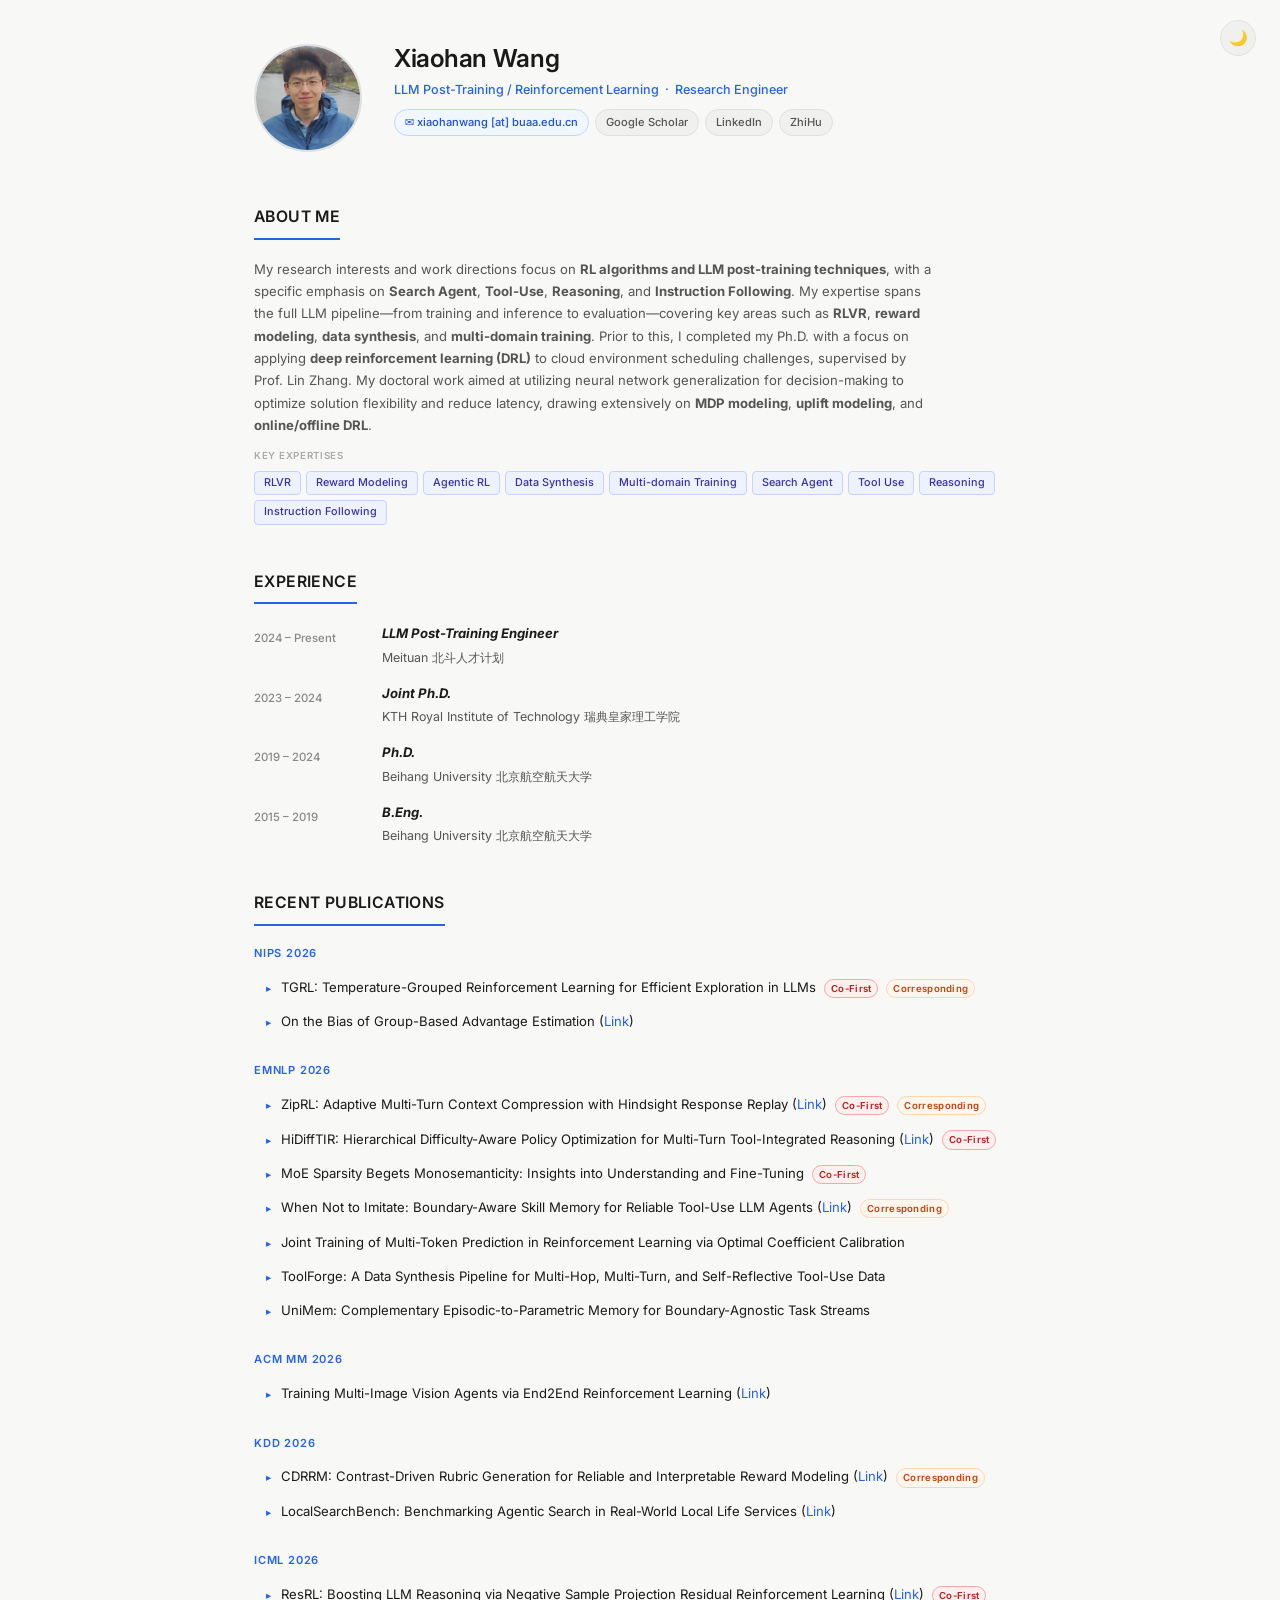
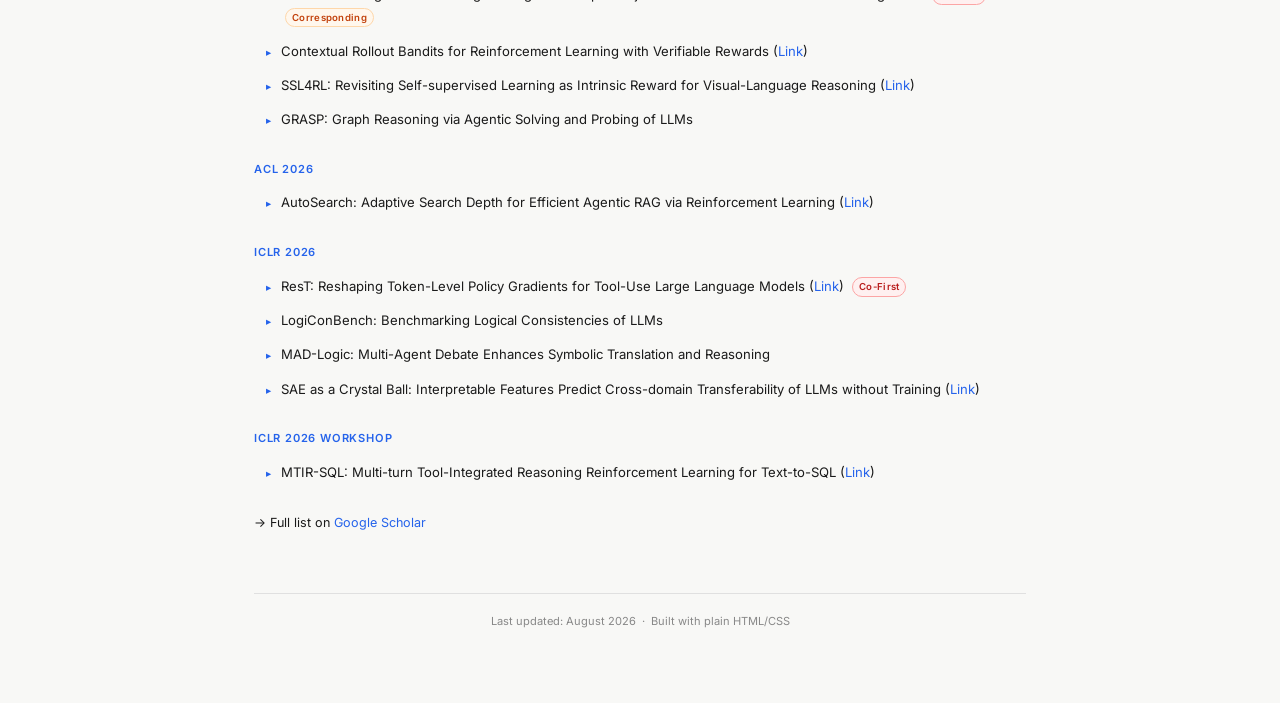
<file: index.html>
<!DOCTYPE html>
<html lang="en">
<head>
  <meta charset="UTF-8" />
  <meta name="viewport" content="width=device-width, initial-scale=1.0" />
  <title>Xiaohan Wang | Engineer</title>
  <link rel="stylesheet" href="style.css?v=5" />
  <link rel="preconnect" href="https://fonts.googleapis.com" />
  <link rel="preconnect" href="https://fonts.gstatic.com" crossorigin />
  <link href="https://fonts.googleapis.com/css2?family=Inter:wght@300;400;500;600&family=Crimson+Pro:ital,wght@0,400;0,600;1,400&display=swap" rel="stylesheet" />
</head>
<body>

  <!-- ===== THEME TOGGLE ===== -->
  <button class="theme-toggle" id="theme-toggle" title="Switch to dark mode" aria-label="Toggle dark mode">🌙</button>

  <div class="container">

    <!-- ===== HEADER / PROFILE ===== -->
    <header class="profile">
      <div class="profile-photo">
        <img src="photo.jpeg" alt="Xiaohan Wang" onerror="this.style.display='none'" />
        <div class="photo-placeholder" id="photo-placeholder">XW</div>
      </div>
      <div class="profile-info">
        <h1>Xiaohan Wang</h1>
        <div class="profile-position">LLM Post-Training / Reinforcement Learning &nbsp;·&nbsp; Research Engineer</div>
        <div class="header-links">
          <span class="link-chip email">✉ xiaohanwang [at] buaa.edu.cn</span>
          <a href="https://scholar.google.com/citations?user=H0kocJUAAAAJ&hl=en" class="link-chip" target="_blank">Google Scholar</a>
          <a href="https://www.linkedin.com/in/xiaohan-wang-189734288/" class="link-chip" target="_blank">LinkedIn</a>
          <a href="https://www.zhihu.com/people/dian-nao-shi-shi-yao" class="link-chip" target="_blank">ZhiHu</a>
        </div>
      </div>
    </header>

    <main>

      <!-- ===== ABOUT ME ===== -->
      <section id="research">
        <h2>About Me</h2>
        <p class="research-desc">
          My research interests and work directions focus on <strong>RL algorithms and LLM post-training techniques</strong>, with a specific emphasis on <strong>Search Agent</strong>, <strong>Tool-Use</strong>, <strong>Reasoning</strong>, and <strong>Instruction Following</strong>. My expertise spans the full LLM pipeline—from training and inference to evaluation—covering key areas such as <strong>RLVR</strong>, <strong>reward modeling</strong>, <strong>data synthesis</strong>, and <strong>multi-domain training</strong>. Prior to this, I completed my Ph.D. with a focus on applying <strong>deep reinforcement learning (DRL)</strong> to cloud environment scheduling challenges, supervised by Prof. Lin Zhang. My doctoral work aimed at utilizing neural network generalization for decision-making to optimize solution flexibility and reduce latency, drawing extensively on <strong>MDP modeling</strong>, <strong>uplift modeling</strong>, and <strong>online/offline DRL</strong>.
        </p>
        <div class="tag-section-label">Key Expertises</div>
        <div class="tags">
          <span class="tag">RLVR</span>
          <span class="tag">Reward Modeling</span>
          <span class="tag">Agentic RL</span>
          <span class="tag">Data Synthesis</span>
          <span class="tag">Multi-domain Training</span>
          <span class="tag">Search Agent</span>
          <span class="tag">Tool Use</span>
          <span class="tag">Reasoning</span>
          <span class="tag">Instruction Following</span>
        </div>
      </section>

      <!-- ===== EXPERIENCE ===== -->
      <section id="experience">
        <h2>Experience</h2>
        <div class="timeline">

          <div class="timeline-item">
            <div class="timeline-left"><span class="tl-year">2024 – Present</span></div>
            <div class="timeline-right">
              <strong><em>LLM Post-Training Engineer</em></strong>
              <span class="institution">Meituan 北斗人才计划</span>
            </div>
          </div>

          <div class="timeline-item">
            <div class="timeline-left"><span class="tl-year">2023 – 2024</span></div>
            <div class="timeline-right">
              <strong><em>Joint Ph.D.</em></strong>
              <span class="institution">KTH Royal Institute of Technology 瑞典皇家理工学院</span>
            </div>
          </div>

          <div class="timeline-item">
            <div class="timeline-left"><span class="tl-year">2019 – 2024</span></div>
            <div class="timeline-right">
              <strong><em>Ph.D.</em></strong>
              <span class="institution">Beihang University 北京航空航天大学</span>
            </div>
          </div>

          <div class="timeline-item">
            <div class="timeline-left"><span class="tl-year">2015 – 2019</span></div>
            <div class="timeline-right">
              <strong><em>B.Eng.</em></strong>
              <span class="institution">Beihang University 北京航空航天大学</span>
            </div>
          </div>

        </div>
      </section>

      <!-- ===== PUBLICATIONS ===== -->
      <section id="publications">
        <h2>Recent Publications</h2>

        <div class="venue-group">
          <h3 class="venue-label">NIPS 2026</h3>
          <ul class="pub-list">
            <li class="pub-item">
              TGRL: Temperature-Grouped Reinforcement Learning for Efficient Exploration in LLMs
              <span class="badge badge-co">Co-First</span>
              <span class="badge badge-cor">Corresponding</span>
            </li>
            <li class="pub-item">
              On the Bias of Group-Based Advantage Estimation
              (<a href="https://arxiv.org/abs/2601.08521" target="_blank">Link</a>)
            </li>
          </ul>
        </div>

        <div class="venue-group">
          <h3 class="venue-label">EMNLP 2026</h3>
          <ul class="pub-list">
            <li class="pub-item">
              ZipRL: Adaptive Multi-Turn Context Compression with Hindsight Response Replay
              (<a href="https://arxiv.org/abs/2605.28069" target="_blank">Link</a>)
              <span class="badge badge-co">Co-First</span>
              <span class="badge badge-cor">Corresponding</span>
            </li>
            <li class="pub-item">
              HiDiffTIR: Hierarchical Difficulty-Aware Policy Optimization for Multi-Turn Tool-Integrated Reasoning
              (<a href="https://arxiv.org/pdf/2608.21863" target="_blank">Link</a>)
              <span class="badge badge-co">Co-First</span>
            </li>
            <li class="pub-item">
              MoE Sparsity Begets Monosemanticity: Insights into Understanding and Fine-Tuning
              <span class="badge badge-co">Co-First</span>
            </li>
            <li class="pub-item">
              When Not to Imitate: Boundary-Aware Skill Memory for Reliable Tool-Use LLM Agents
              (<a href="https://arxiv.org/abs/2608.22339" target="_blank">Link</a>)
              <span class="badge badge-cor">Corresponding</span>
            </li>
            <li class="pub-item">
              Joint Training of Multi-Token Prediction in Reinforcement Learning via Optimal Coefficient Calibration
            </li>
            <li class="pub-item">
              ToolForge: A Data Synthesis Pipeline for Multi-Hop, Multi-Turn, and Self-Reflective Tool-Use Data
            </li>
            <li class="pub-item">
              UniMem: Complementary Episodic-to-Parametric Memory for Boundary-Agnostic Task Streams
            </li>
          </ul>
        </div>

        <div class="venue-group">
          <h3 class="venue-label">ACM MM 2026</h3>
          <ul class="pub-list">
            <li class="pub-item">
              Training Multi-Image Vision Agents via End2End Reinforcement Learning
              (<a href="https://arxiv.org/abs/2512.08980" target="_blank">Link</a>)
            </li>
          </ul>
        </div>

        <div class="venue-group">
          <h3 class="venue-label">KDD 2026</h3>
          <ul class="pub-list">
            <li class="pub-item">
              CDRRM: Contrast-Driven Rubric Generation for Reliable and Interpretable Reward Modeling
              (<a href="https://openreview.net/forum?id=OTBzVLBJPb#discussion" target="_blank">Link</a>)
              <span class="badge badge-cor">Corresponding</span>
            </li>
            <li class="pub-item">
              LocalSearchBench: Benchmarking Agentic Search in Real-World Local Life Services
              (<a href="https://arxiv.org/abs/2512.07436" target="_blank">Link</a>)
            </li>
          </ul>
        </div>

        <div class="venue-group">
          <h3 class="venue-label">ICML 2026</h3>
          <ul class="pub-list">
            <li class="pub-item">
              ResRL: Boosting LLM Reasoning via Negative Sample Projection Residual Reinforcement Learning
              (<a href="https://arxiv.org/abs/2605.00380" target="_blank">Link</a>)
              <span class="badge badge-co">Co-First</span>
              <span class="badge badge-cor">Corresponding</span>
            </li>
            <li class="pub-item">
              Contextual Rollout Bandits for Reinforcement Learning with Verifiable Rewards
              (<a href="https://arxiv.org/abs/2602.08499" target="_blank">Link</a>)
            </li>
            <li class="pub-item">
              SSL4RL: Revisiting Self-supervised Learning as Intrinsic Reward for Visual-Language Reasoning
              (<a href="https://arxiv.org/abs/2510.16416" target="_blank">Link</a>)
            </li>
            <li class="pub-item">
              GRASP: Graph Reasoning via Agentic Solving and Probing of LLMs
            </li>
          </ul>
        </div>

        <div class="venue-group">
          <h3 class="venue-label">ACL 2026</h3>
          <ul class="pub-list">
            <li class="pub-item">
              AutoSearch: Adaptive Search Depth for Efficient Agentic RAG via Reinforcement Learning
              (<a href="https://arxiv.org/abs/2604.17337" target="_blank">Link</a>)
            </li>
          </ul>
        </div>

        <div class="venue-group">
          <h3 class="venue-label">ICLR 2026</h3>
          <ul class="pub-list">
            <li class="pub-item">
              ResT: Reshaping Token-Level Policy Gradients for Tool-Use Large Language Models
              (<a href="https://arxiv.org/abs/2509.21826" target="_blank">Link</a>)
              <span class="badge badge-co">Co-First</span>
            </li>
            <li class="pub-item">
              LogiConBench: Benchmarking Logical Consistencies of LLMs
            </li>
            <li class="pub-item">
              MAD-Logic: Multi-Agent Debate Enhances Symbolic Translation and Reasoning
            </li>
            <li class="pub-item">
              SAE as a Crystal Ball: Interpretable Features Predict Cross-domain Transferability of LLMs without Training
              (<a href="https://arxiv.org/abs/2603.02908" target="_blank">Link</a>)
            </li>
          </ul>
        </div>

        <div class="venue-group">
          <h3 class="venue-label">ICLR 2026 Workshop</h3>
          <ul class="pub-list">
            <li class="pub-item">
              MTIR-SQL: Multi-turn Tool-Integrated Reasoning Reinforcement Learning for Text-to-SQL
              (<a href="https://arxiv.org/abs/2510.25510" target="_blank">Link</a>)
            </li>
          </ul>
        </div>

        <p class="full-paper-list-link">
          → Full list on <a href="https://scholar.google.com/citations?user=H0kocJUAAAAJ&hl=en" target="_blank">Google Scholar</a>
        </p>
      </section>

    </main>

    <footer>
      <p>Last updated: August 2026 &nbsp;·&nbsp; Built with plain HTML/CSS</p>
    </footer>

  </div>

  <!-- ===== THEME TOGGLE SCRIPT ===== -->
  <script>
    (function () {
      var btn = document.getElementById('theme-toggle');
      var html = document.documentElement;

      // Apply saved preference immediately (avoids flash)
      var saved = localStorage.getItem('theme') || 'light';
      html.setAttribute('data-theme', saved);
      updateBtn(saved);

      btn.addEventListener('click', function () {
        var current = html.getAttribute('data-theme') || 'light';
        var next = current === 'dark' ? 'light' : 'dark';
        html.setAttribute('data-theme', next);
        localStorage.setItem('theme', next);
        updateBtn(next);
      });

      function updateBtn(theme) {
        if (theme === 'dark') {
          btn.textContent = '☀️';
          btn.title = 'Switch to light mode';
          btn.setAttribute('aria-label', 'Switch to light mode');
        } else {
          btn.textContent = '🌙';
          btn.title = 'Switch to dark mode';
          btn.setAttribute('aria-label', 'Switch to dark mode');
        }
      }
    })();
  </script>

</body>
</html>
</file>
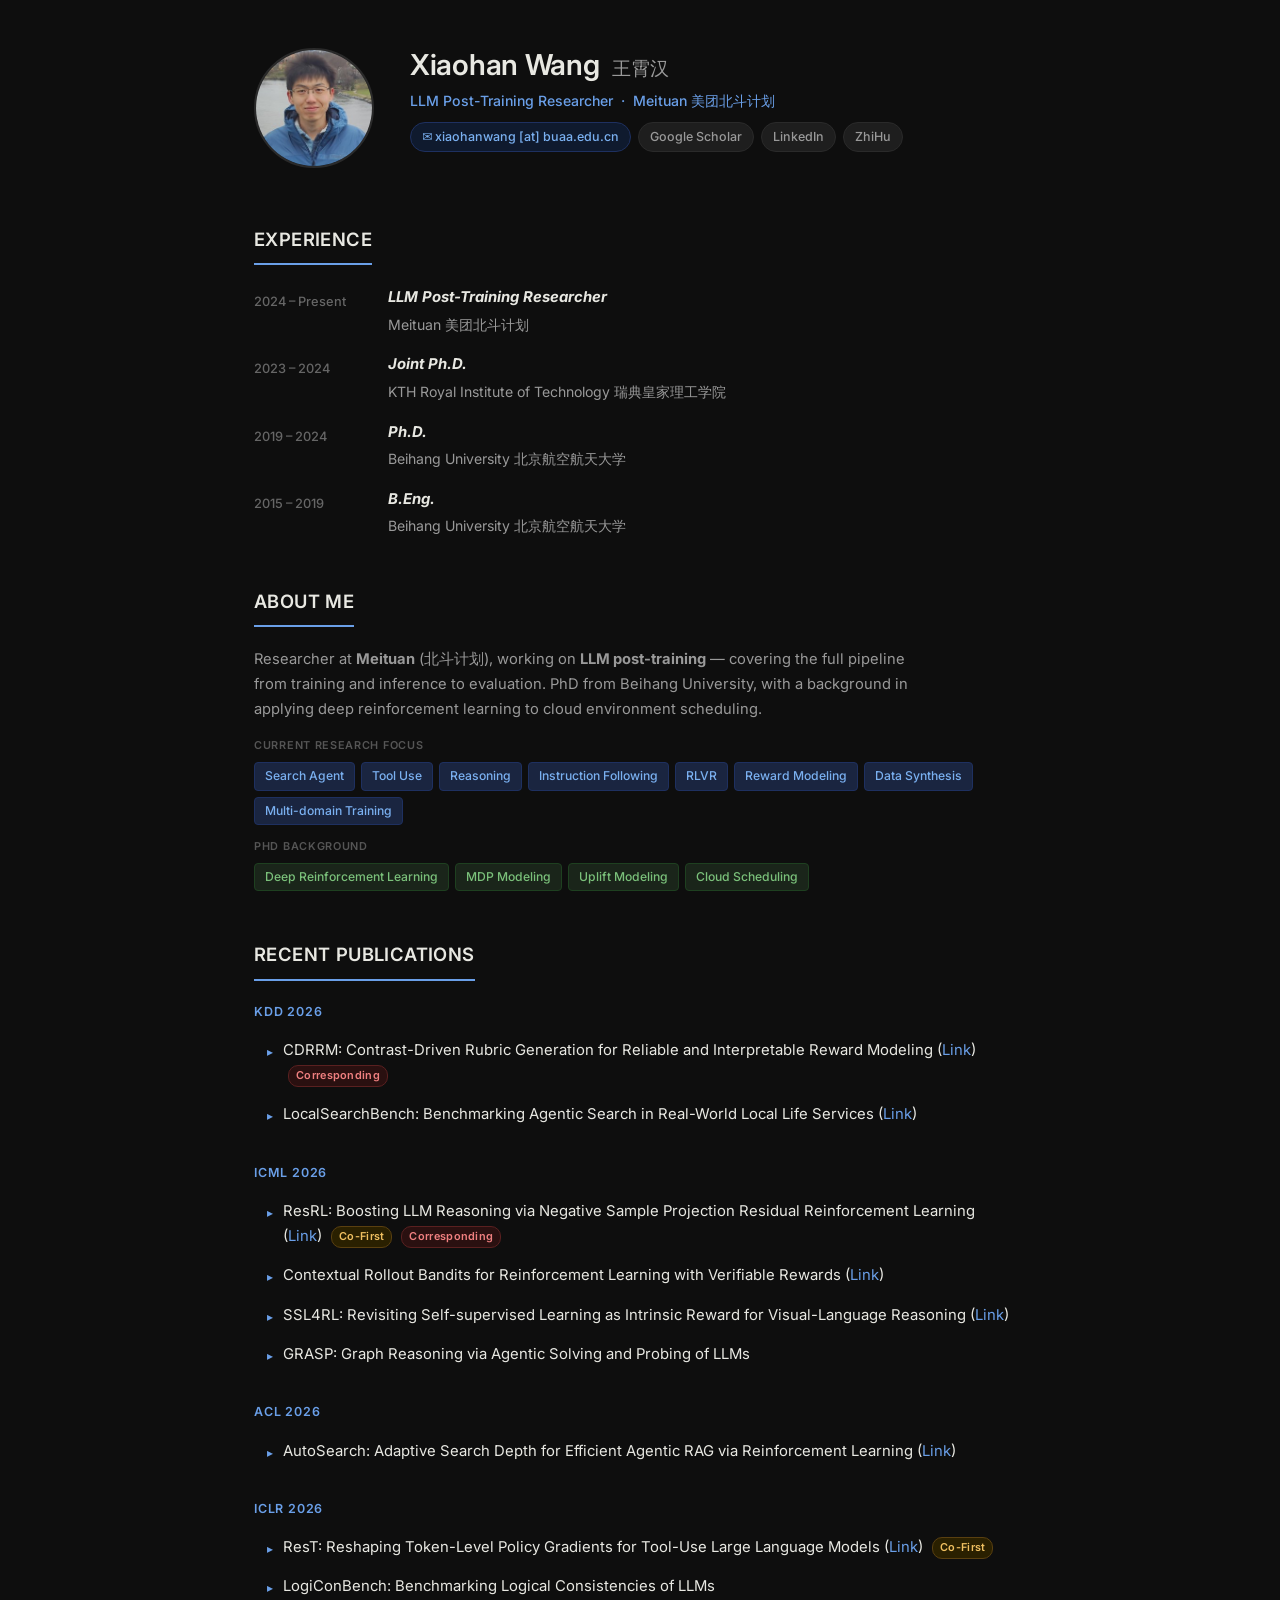
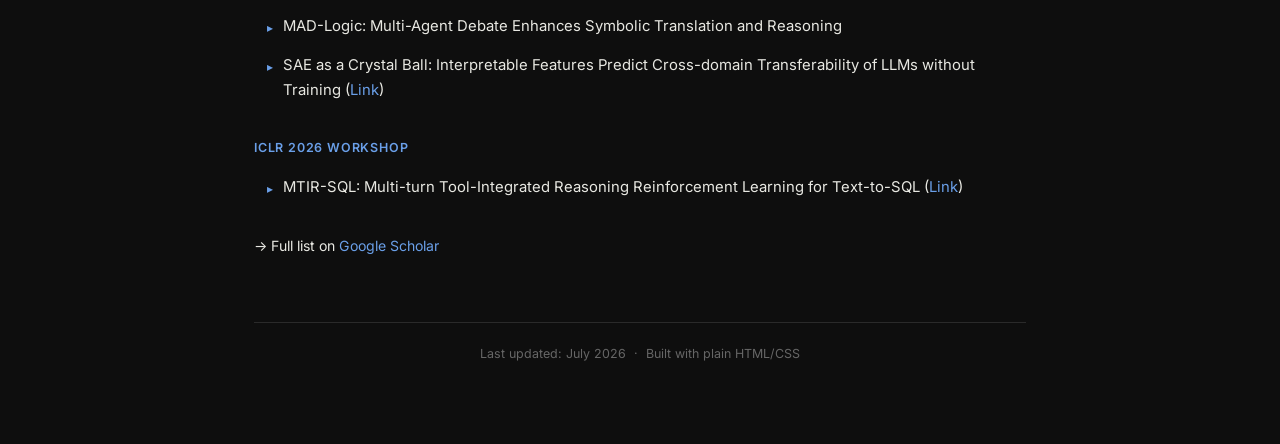
<file: .superpowers/brainstorm/45811-1783173809/final-v2.html>
<!DOCTYPE html>
<html lang="en">
<head>
  <meta charset="UTF-8" />
  <meta name="viewport" content="width=device-width, initial-scale=1.0" />
  <title>Xiaohan Wang | Researcher</title>
  <link rel="preconnect" href="https://fonts.googleapis.com" />
  <link rel="preconnect" href="https://fonts.gstatic.com" crossorigin />
  <link href="https://fonts.googleapis.com/css2?family=Inter:wght@300;400;500;600&family=Crimson+Pro:ital,wght@0,400;0,600;1,400&display=swap" rel="stylesheet" />
  <style>
    :root {
      --text:        #e8e8e2;
      --text-muted:  #999;
      --text-light:  #666;
      --accent:      #6a9fe8;
      --accent-hover:#90bbff;
      --bg:          #0e0e0e;
      --border:      #2a2a2a;
      --chip-bg:     #1e1e1e;
      --chip-hover:  #2a2a2a;
      --pub-hover:   #1a1a1a;
      --font-body:   'Inter', system-ui, -apple-system, sans-serif;
      --font-serif:  'Crimson Pro', Georgia, serif;
      --radius:      6px;
      --max-width:   820px;
    }

    *, *::before, *::after { box-sizing: border-box; margin: 0; padding: 0; }
    html { font-size: 16px; scroll-behavior: smooth; }
    body {
      font-family: var(--font-body);
      background: var(--bg);
      color: var(--text);
      line-height: 1.7;
      -webkit-font-smoothing: antialiased;
    }
    a { color: var(--accent); text-decoration: none; }
    a:hover { color: var(--accent-hover); text-decoration: underline; }

    .container {
      max-width: var(--max-width);
      margin: 0 auto;
      padding: 48px 24px 80px;
    }

    /* ── Header ── */
    .profile {
      display: flex;
      gap: 36px;
      align-items: flex-start;
      margin-bottom: 56px;
    }
    .profile-photo { flex-shrink: 0; position: relative; width: 120px; height: 120px; }
    .profile-photo img {
      width: 120px; height: 120px; border-radius: 50%;
      object-fit: cover; border: 2px solid var(--border); display: block;
    }
    .photo-placeholder {
      width: 120px; height: 120px; border-radius: 50%;
      background: linear-gradient(135deg, #1a4fa8 0%, #4b7bec 100%);
      display: flex; align-items: center; justify-content: center;
      font-size: 2rem; font-weight: 600; color: #fff; letter-spacing: 1px;
    }
    .profile-photo img + .photo-placeholder { display: none; }

    .profile-info h1 {
      font-size: 1.8rem; font-weight: 600;
      letter-spacing: -0.3px; line-height: 1.2; margin-bottom: 6px;
    }
    .name-cn {
      font-family: var(--font-serif); font-size: 1.2rem;
      font-weight: 400; color: var(--text-muted); margin-left: 6px;
    }
    .profile-position {
      font-size: 0.88rem; color: var(--accent);
      font-weight: 500; margin-bottom: 10px;
    }
    .header-links { display: flex; flex-wrap: wrap; gap: 7px; }
    .link-chip {
      display: inline-block; padding: 3px 11px;
      background: var(--chip-bg); border: 1px solid var(--border);
      border-radius: 20px; font-size: 0.78rem; font-weight: 500;
      color: var(--text-muted); transition: background 0.15s; text-decoration: none;
    }
    .link-chip:hover { background: var(--chip-hover); color: var(--accent); text-decoration: none; }
    .link-chip.email { color: #7ab0f0; border-color: #1e3060; background: #0f1a2e; }

    /* ── Sections ── */
    section { margin-bottom: 48px; }
    section h2 {
      font-size: 1.15rem; font-weight: 600; letter-spacing: 0.4px;
      text-transform: uppercase; color: var(--text);
      padding-bottom: 8px; border-bottom: 2px solid var(--accent);
      margin-bottom: 20px; width: fit-content;
    }

    /* ── About Me ── */
    .research-desc {
      font-size: 0.92rem; color: var(--text-muted);
      max-width: 680px; margin-bottom: 14px;
    }
    .tag-section-label {
      font-size: 0.68rem; font-weight: 600; letter-spacing: 0.7px;
      text-transform: uppercase; color: #555;
      margin-bottom: 7px; margin-top: 12px;
    }
    .tags { display: flex; flex-wrap: wrap; gap: 6px; }
    .tag {
      padding: 3px 10px; border-radius: 4px;
      font-size: 0.76rem; font-weight: 500;
      background: #1a2540; color: #7ab0f0; border: 1px solid #1e3060;
    }
    .tag.phd { background: #1a251a; color: #7ac07a; border-color: #1e4020; }

    /* ── Publications ── */
    .venue-group { margin-bottom: 28px; }
    .venue-label {
      font-size: 0.78rem; font-weight: 600; letter-spacing: 0.8px;
      text-transform: uppercase; color: var(--accent); margin-bottom: 10px;
    }
    .pub-list { list-style: none; display: flex; flex-direction: column; gap: 2px; }
    .pub-item {
      padding: 6px 14px 6px 26px; border-radius: var(--radius);
      border-left: 3px solid transparent; font-size: 0.93rem; color: var(--text);
      position: relative; transition: background 0.15s, border-color 0.15s;
    }
    .pub-item::before {
      content: '▸'; position: absolute; left: 10px;
      color: var(--accent); font-size: 0.75rem; top: 10px;
    }
    .pub-item:hover { background: var(--pub-hover); border-left-color: var(--accent); }

    /* Author role badges */
    .badge {
      display: inline-block; padding: 1px 7px; border-radius: 10px;
      font-size: 0.68rem; font-weight: 600; margin-left: 5px;
      vertical-align: middle; letter-spacing: 0.3px; line-height: 1.6;
    }
    .badge-co  { background: #2a2000; color: #f0c060; border: 1px solid #5a4010; }
    .badge-cor { background: #2a1010; color: #f08080; border: 1px solid #5a2020; }

    .full-paper-list-link { margin-top: 16px; font-size: 0.88rem; }

    /* ── Timeline ── */
    .timeline { display: flex; flex-direction: column; gap: 16px; }
    .timeline-item { display: flex; gap: 24px; align-items: flex-start; }
    .timeline-left { flex-shrink: 0; width: 110px; padding-top: 2px; }
    .tl-year { font-size: 0.8rem; color: var(--text-light); font-weight: 500; white-space: nowrap; }
    .timeline-right { display: flex; flex-direction: column; gap: 2px; }
    .timeline-right strong { font-size: 0.93rem; }
    .institution { font-size: 0.88rem; color: var(--text-muted); }

    /* ── Footer ── */
    footer {
      margin-top: 64px; padding-top: 20px;
      border-top: 1px solid var(--border);
      font-size: 0.78rem; color: var(--text-light); text-align: center;
    }

    /* ── Responsive ── */
    @media (max-width: 600px) {
      .profile { flex-direction: column; align-items: center; text-align: center; gap: 20px; }
      .header-links { justify-content: center; }
      .timeline-item { flex-direction: column; gap: 4px; }
      .timeline-left { width: auto; }
      .container { padding: 32px 18px 60px; }
    }
  </style>
</head>
<body>
<div class="container">

  <!-- ===== HEADER ===== -->
  <header class="profile">
    <div class="profile-photo">
      <img src="../../../photo.jpeg" alt="Xiaohan Wang" onerror="this.style.display='none'" />
      <div class="photo-placeholder">XW</div>
    </div>
    <div class="profile-info">
      <h1>Xiaohan Wang <span class="name-cn">王霄汉</span></h1>
      <div class="profile-position">LLM Post-Training Researcher &nbsp;·&nbsp; Meituan 美团北斗计划</div>
      <div class="header-links">
        <span class="link-chip email">✉ xiaohanwang [at] buaa.edu.cn</span>
        <a href="https://scholar.google.com/citations?user=H0kocJUAAAAJ&hl=en" class="link-chip" target="_blank">Google Scholar</a>
        <a href="https://www.linkedin.com/in/xiaohan-wang-189734288/" class="link-chip" target="_blank">LinkedIn</a>
        <a href="https://www.zhihu.com/people/dian-nao-shi-shi-yao" class="link-chip" target="_blank">ZhiHu</a>
      </div>
    </div>
  </header>

  <main>

    <!-- ===== EXPERIENCE ===== -->
    <section id="experience">
      <h2>Experience</h2>
      <div class="timeline">
        <div class="timeline-item">
          <div class="timeline-left"><span class="tl-year">2024 – Present</span></div>
          <div class="timeline-right">
            <strong><em>LLM Post-Training Researcher</em></strong>
            <span class="institution">Meituan 美团北斗计划</span>
          </div>
        </div>
        <div class="timeline-item">
          <div class="timeline-left"><span class="tl-year">2023 – 2024</span></div>
          <div class="timeline-right">
            <strong><em>Joint Ph.D.</em></strong>
            <span class="institution">KTH Royal Institute of Technology 瑞典皇家理工学院</span>
          </div>
        </div>
        <div class="timeline-item">
          <div class="timeline-left"><span class="tl-year">2019 – 2024</span></div>
          <div class="timeline-right">
            <strong><em>Ph.D.</em></strong>
            <span class="institution">Beihang University 北京航空航天大学</span>
          </div>
        </div>
        <div class="timeline-item">
          <div class="timeline-left"><span class="tl-year">2015 – 2019</span></div>
          <div class="timeline-right">
            <strong><em>B.Eng.</em></strong>
            <span class="institution">Beihang University 北京航空航天大学</span>
          </div>
        </div>
      </div>
    </section>

    <!-- ===== ABOUT ME ===== -->
    <section id="research">
      <h2>About Me</h2>
      <p class="research-desc">
        Researcher at <strong>Meituan</strong> (北斗计划), working on <strong>LLM post-training</strong> — covering the full pipeline from training and inference to evaluation. PhD from Beihang University, with a background in applying deep reinforcement learning to cloud environment scheduling.
      </p>
      <div class="tag-section-label">Current Research Focus</div>
      <div class="tags">
        <span class="tag">Search Agent</span>
        <span class="tag">Tool Use</span>
        <span class="tag">Reasoning</span>
        <span class="tag">Instruction Following</span>
        <span class="tag">RLVR</span>
        <span class="tag">Reward Modeling</span>
        <span class="tag">Data Synthesis</span>
        <span class="tag">Multi-domain Training</span>
      </div>
      <div class="tag-section-label">PhD Background</div>
      <div class="tags">
        <span class="tag phd">Deep Reinforcement Learning</span>
        <span class="tag phd">MDP Modeling</span>
        <span class="tag phd">Uplift Modeling</span>
        <span class="tag phd">Cloud Scheduling</span>
      </div>
    </section>

    <!-- ===== PUBLICATIONS ===== -->
    <section id="publications">
      <h2>Recent Publications</h2>

      <div class="venue-group">
        <h3 class="venue-label">KDD 2026</h3>
        <ul class="pub-list">
          <li class="pub-item">
            CDRRM: Contrast-Driven Rubric Generation for Reliable and Interpretable Reward Modeling
            (<a href="https://openreview.net/forum?id=OTBzVLBJPb#discussion" target="_blank">Link</a>)
            <span class="badge badge-cor">Corresponding</span>
          </li>
          <li class="pub-item">
            LocalSearchBench: Benchmarking Agentic Search in Real-World Local Life Services
            (<a href="https://arxiv.org/abs/2512.07436" target="_blank">Link</a>)
          </li>
        </ul>
      </div>

      <div class="venue-group">
        <h3 class="venue-label">ICML 2026</h3>
        <ul class="pub-list">
          <li class="pub-item">
            ResRL: Boosting LLM Reasoning via Negative Sample Projection Residual Reinforcement Learning
            (<a href="https://arxiv.org/abs/2605.00380" target="_blank">Link</a>)
            <span class="badge badge-co">Co-First</span>
            <span class="badge badge-cor">Corresponding</span>
          </li>
          <li class="pub-item">
            Contextual Rollout Bandits for Reinforcement Learning with Verifiable Rewards
            (<a href="https://arxiv.org/abs/2602.08499" target="_blank">Link</a>)
          </li>
          <li class="pub-item">
            SSL4RL: Revisiting Self-supervised Learning as Intrinsic Reward for Visual-Language Reasoning
            (<a href="https://arxiv.org/abs/2510.16416" target="_blank">Link</a>)
          </li>
          <li class="pub-item">
            GRASP: Graph Reasoning via Agentic Solving and Probing of LLMs
          </li>
        </ul>
      </div>

      <div class="venue-group">
        <h3 class="venue-label">ACL 2026</h3>
        <ul class="pub-list">
          <li class="pub-item">
            AutoSearch: Adaptive Search Depth for Efficient Agentic RAG via Reinforcement Learning
            (<a href="https://arxiv.org/abs/2604.17337" target="_blank">Link</a>)
          </li>
        </ul>
      </div>

      <div class="venue-group">
        <h3 class="venue-label">ICLR 2026</h3>
        <ul class="pub-list">
          <li class="pub-item">
            ResT: Reshaping Token-Level Policy Gradients for Tool-Use Large Language Models
            (<a href="https://arxiv.org/abs/2509.21826" target="_blank">Link</a>)
            <span class="badge badge-co">Co-First</span>
          </li>
          <li class="pub-item">LogiConBench: Benchmarking Logical Consistencies of LLMs</li>
          <li class="pub-item">MAD-Logic: Multi-Agent Debate Enhances Symbolic Translation and Reasoning</li>
          <li class="pub-item">
            SAE as a Crystal Ball: Interpretable Features Predict Cross-domain Transferability of LLMs without Training
            (<a href="https://arxiv.org/abs/2603.02908" target="_blank">Link</a>)
          </li>
        </ul>
      </div>

      <div class="venue-group">
        <h3 class="venue-label">ICLR 2026 Workshop</h3>
        <ul class="pub-list">
          <li class="pub-item">
            MTIR-SQL: Multi-turn Tool-Integrated Reasoning Reinforcement Learning for Text-to-SQL
            (<a href="https://arxiv.org/abs/2510.25510" target="_blank">Link</a>)
          </li>
        </ul>
      </div>

      <p class="full-paper-list-link">
        → Full list on <a href="https://scholar.google.com/citations?user=H0kocJUAAAAJ&hl=en" target="_blank">Google Scholar</a>
      </p>
    </section>

  </main>

  <footer>
    <p>Last updated: July 2026 &nbsp;·&nbsp; Built with plain HTML/CSS</p>
  </footer>

</div>
</body>
</html>
</file>
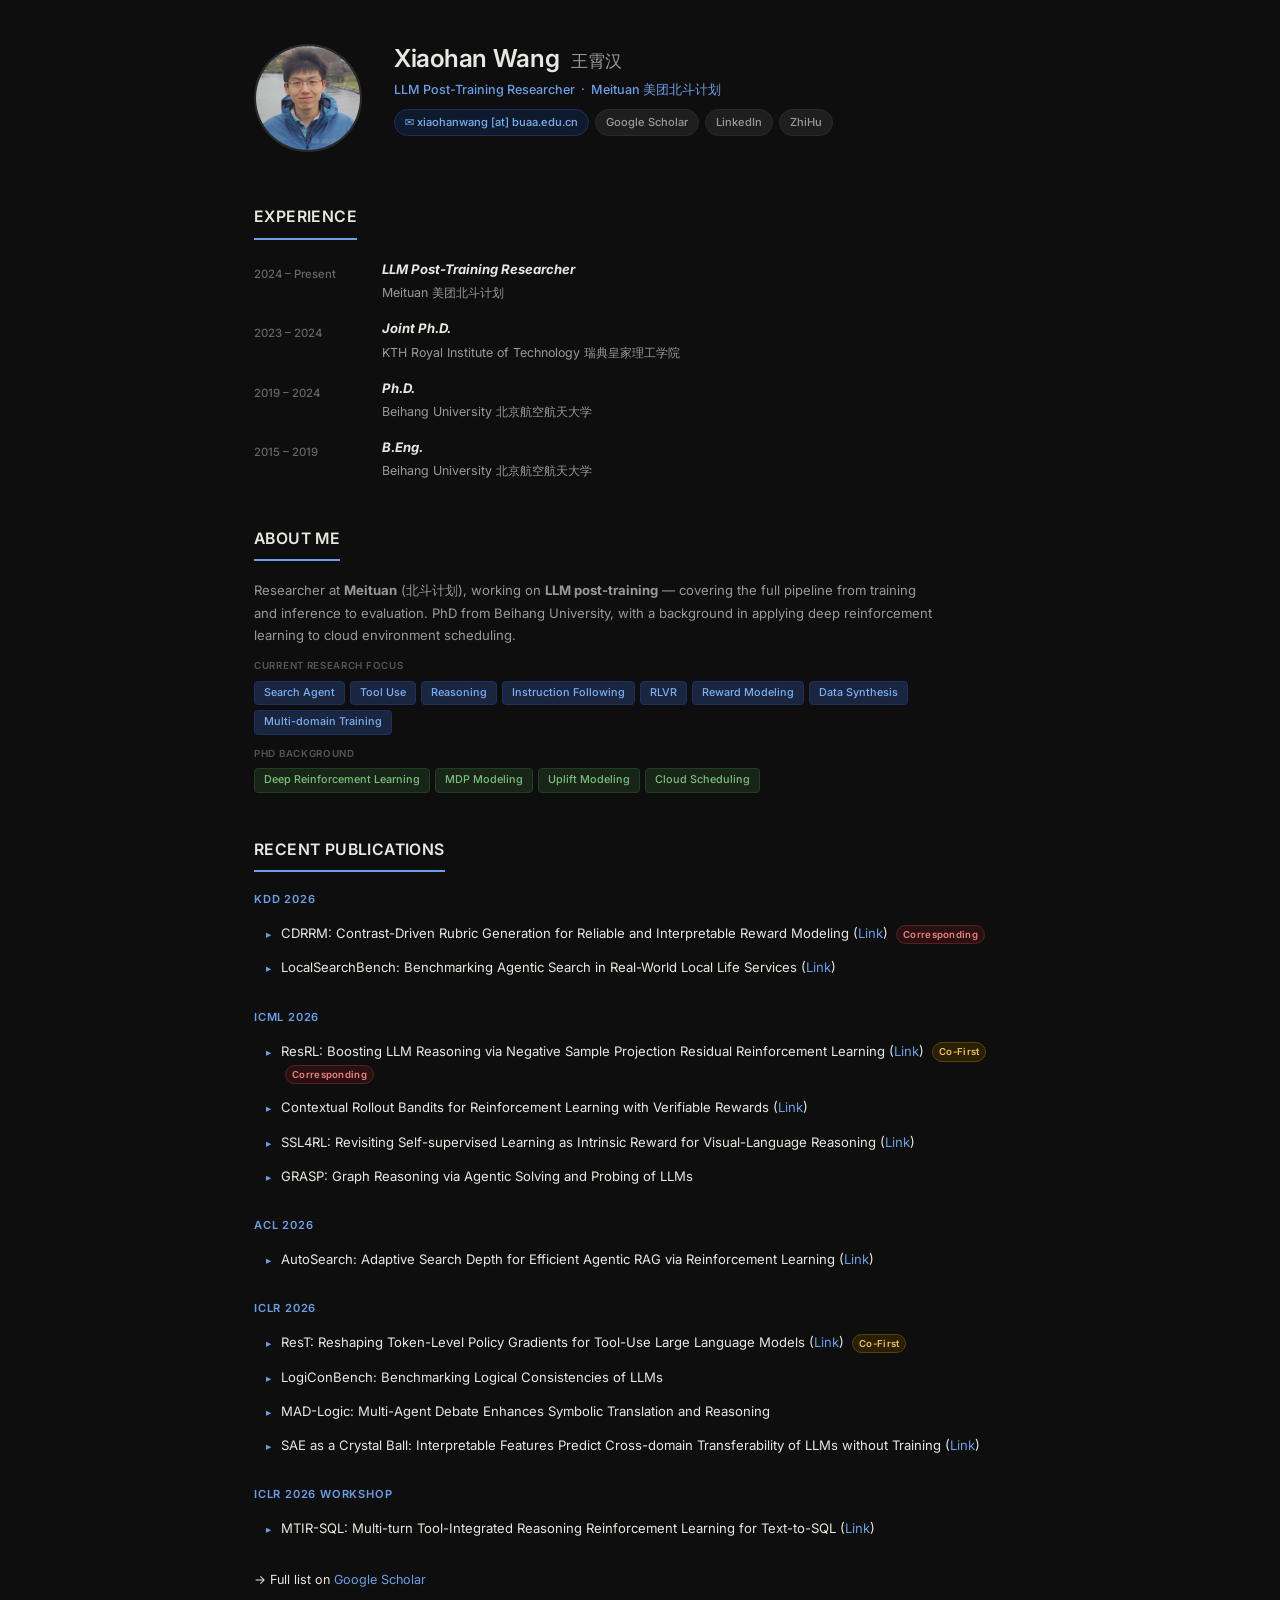
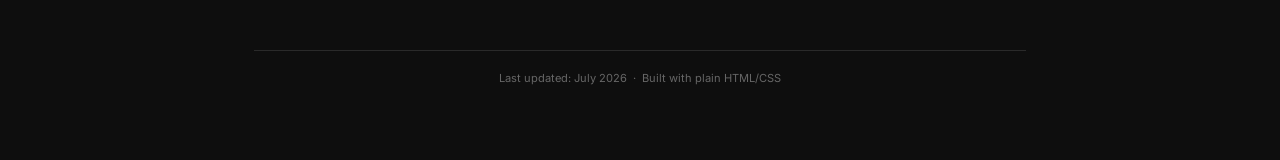
<file: .superpowers/brainstorm/45811-1783173809/final-v3.html>
<!DOCTYPE html>
<html lang="en">
<head>
  <meta charset="UTF-8" />
  <meta name="viewport" content="width=device-width, initial-scale=1.0" />
  <title>Xiaohan Wang | Researcher</title>
  <link rel="preconnect" href="https://fonts.googleapis.com" />
  <link rel="preconnect" href="https://fonts.gstatic.com" crossorigin />
  <link href="https://fonts.googleapis.com/css2?family=Inter:wght@300;400;500;600&family=Crimson+Pro:ital,wght@0,400;0,600;1,400&display=swap" rel="stylesheet" />
  <style>
    :root {
      --text:        #e8e8e2;
      --text-muted:  #999;
      --text-light:  #666;
      --accent:      #6a9fe8;
      --accent-hover:#90bbff;
      --bg:          #0e0e0e;
      --border:      #2a2a2a;
      --chip-bg:     #1e1e1e;
      --chip-hover:  #2a2a2a;
      --pub-hover:   #1a1a1a;
      --font-body:   'Inter', system-ui, -apple-system, sans-serif;
      --font-serif:  'Crimson Pro', Georgia, serif;
      --radius:      6px;
      --max-width:   820px;
    }

    *, *::before, *::after { box-sizing: border-box; margin: 0; padding: 0; }
    /* 字号整体下调：16px → 15px */
    html { font-size: 15px; scroll-behavior: smooth; }
    body {
      font-family: var(--font-body);
      background: var(--bg);
      color: var(--text);
      line-height: 1.7;
      -webkit-font-smoothing: antialiased;
    }
    a { color: var(--accent); text-decoration: none; }
    a:hover { color: var(--accent-hover); text-decoration: underline; }

    .container {
      max-width: var(--max-width);
      margin: 0 auto;
      padding: 44px 24px 72px;
    }

    /* ── Header ── */
    .profile {
      display: flex;
      gap: 32px;
      align-items: flex-start;
      margin-bottom: 52px;
    }
    .profile-photo { flex-shrink: 0; position: relative; width: 108px; height: 108px; }
    .profile-photo img {
      width: 108px; height: 108px; border-radius: 50%;
      object-fit: cover; border: 2px solid var(--border); display: block;
    }
    .photo-placeholder {
      width: 108px; height: 108px; border-radius: 50%;
      background: linear-gradient(135deg, #1a4fa8 0%, #4b7bec 100%);
      display: flex; align-items: center; justify-content: center;
      font-size: 1.8rem; font-weight: 600; color: #fff; letter-spacing: 1px;
    }
    .profile-photo img + .photo-placeholder { display: none; }

    .profile-info h1 {
      font-size: 1.65rem; font-weight: 600;
      letter-spacing: -0.3px; line-height: 1.2; margin-bottom: 5px;
    }
    .name-cn {
      font-family: var(--font-serif); font-size: 1.1rem;
      font-weight: 400; color: var(--text-muted); margin-left: 6px;
    }
    .profile-position {
      font-size: 0.84rem; color: var(--accent);
      font-weight: 500; margin-bottom: 9px;
    }
    .header-links { display: flex; flex-wrap: wrap; gap: 6px; }
    .link-chip {
      display: inline-block; padding: 3px 10px;
      background: var(--chip-bg); border: 1px solid var(--border);
      border-radius: 20px; font-size: 0.74rem; font-weight: 500;
      color: var(--text-muted); transition: background 0.15s; text-decoration: none;
    }
    .link-chip:hover { background: var(--chip-hover); color: var(--accent); text-decoration: none; }
    .link-chip.email { color: #7ab0f0; border-color: #1e3060; background: #0f1a2e; }

    /* ── Sections ── */
    section { margin-bottom: 44px; }
    section h2 {
      font-size: 1.05rem; font-weight: 600; letter-spacing: 0.4px;
      text-transform: uppercase; color: var(--text);
      padding-bottom: 7px; border-bottom: 2px solid var(--accent);
      margin-bottom: 18px; width: fit-content;
    }

    /* ── About Me ── */
    .research-desc {
      font-size: 0.875rem; color: var(--text-muted);
      max-width: 680px; margin-bottom: 12px;
    }
    .tag-section-label {
      font-size: 0.65rem; font-weight: 600; letter-spacing: 0.7px;
      text-transform: uppercase; color: #555;
      margin-bottom: 6px; margin-top: 11px;
    }
    .tags { display: flex; flex-wrap: wrap; gap: 5px; }
    .tag {
      padding: 2px 9px; border-radius: 4px;
      font-size: 0.72rem; font-weight: 500;
      background: #1a2540; color: #7ab0f0; border: 1px solid #1e3060;
    }
    .tag.phd { background: #1a251a; color: #7ac07a; border-color: #1e4020; }

    /* ── Publications ── */
    .venue-group { margin-bottom: 24px; }
    .venue-label {
      font-size: 0.74rem; font-weight: 600; letter-spacing: 0.8px;
      text-transform: uppercase; color: var(--accent); margin-bottom: 8px;
    }
    .pub-list { list-style: none; display: flex; flex-direction: column; gap: 2px; }
    .pub-item {
      padding: 5px 12px 5px 24px; border-radius: var(--radius);
      border-left: 3px solid transparent; font-size: 0.875rem; color: var(--text);
      position: relative; transition: background 0.15s, border-color 0.15s;
    }
    .pub-item::before {
      content: '▸'; position: absolute; left: 9px;
      color: var(--accent); font-size: 0.7rem; top: 9px;
    }
    .pub-item:hover { background: var(--pub-hover); border-left-color: var(--accent); }

    /* Author role badges */
    .badge {
      display: inline-block; padding: 1px 6px; border-radius: 10px;
      font-size: 0.64rem; font-weight: 600; margin-left: 4px;
      vertical-align: middle; letter-spacing: 0.3px; line-height: 1.6;
    }
    .badge-co  { background: #2a2000; color: #f0c060; border: 1px solid #5a4010; }
    .badge-cor { background: #2a1010; color: #f08080; border: 1px solid #5a2020; }

    .full-paper-list-link { margin-top: 14px; font-size: 0.84rem; }

    /* ── Timeline ── */
    .timeline { display: flex; flex-direction: column; gap: 14px; }
    .timeline-item { display: flex; gap: 22px; align-items: flex-start; }
    .timeline-left { flex-shrink: 0; width: 106px; padding-top: 2px; }
    .tl-year { font-size: 0.76rem; color: var(--text-light); font-weight: 500; white-space: nowrap; }
    .timeline-right { display: flex; flex-direction: column; gap: 2px; }
    .timeline-right strong { font-size: 0.875rem; }
    .institution { font-size: 0.83rem; color: var(--text-muted); }

    /* ── Footer ── */
    footer {
      margin-top: 60px; padding-top: 18px;
      border-top: 1px solid var(--border);
      font-size: 0.74rem; color: var(--text-light); text-align: center;
    }

    /* ── Responsive ── */
    @media (max-width: 600px) {
      .profile { flex-direction: column; align-items: center; text-align: center; gap: 18px; }
      .header-links { justify-content: center; }
      .timeline-item { flex-direction: column; gap: 4px; }
      .timeline-left { width: auto; }
      .container { padding: 28px 16px 56px; }
    }
  </style>
</head>
<body>
<div class="container">

  <!-- ===== HEADER ===== -->
  <header class="profile">
    <div class="profile-photo">
      <img src="photo.jpeg" alt="Xiaohan Wang" onerror="this.style.display='none'" />
      <div class="photo-placeholder">XW</div>
    </div>
    <div class="profile-info">
      <h1>Xiaohan Wang <span class="name-cn">王霄汉</span></h1>
      <div class="profile-position">LLM Post-Training Researcher &nbsp;·&nbsp; Meituan 美团北斗计划</div>
      <div class="header-links">
        <span class="link-chip email">✉ xiaohanwang [at] buaa.edu.cn</span>
        <a href="https://scholar.google.com/citations?user=H0kocJUAAAAJ&hl=en" class="link-chip" target="_blank">Google Scholar</a>
        <a href="https://www.linkedin.com/in/xiaohan-wang-189734288/" class="link-chip" target="_blank">LinkedIn</a>
        <a href="https://www.zhihu.com/people/dian-nao-shi-shi-yao" class="link-chip" target="_blank">ZhiHu</a>
      </div>
    </div>
  </header>

  <main>

    <!-- ===== EXPERIENCE ===== -->
    <section id="experience">
      <h2>Experience</h2>
      <div class="timeline">
        <div class="timeline-item">
          <div class="timeline-left"><span class="tl-year">2024 – Present</span></div>
          <div class="timeline-right">
            <strong><em>LLM Post-Training Researcher</em></strong>
            <span class="institution">Meituan 美团北斗计划</span>
          </div>
        </div>
        <div class="timeline-item">
          <div class="timeline-left"><span class="tl-year">2023 – 2024</span></div>
          <div class="timeline-right">
            <strong><em>Joint Ph.D.</em></strong>
            <span class="institution">KTH Royal Institute of Technology 瑞典皇家理工学院</span>
          </div>
        </div>
        <div class="timeline-item">
          <div class="timeline-left"><span class="tl-year">2019 – 2024</span></div>
          <div class="timeline-right">
            <strong><em>Ph.D.</em></strong>
            <span class="institution">Beihang University 北京航空航天大学</span>
          </div>
        </div>
        <div class="timeline-item">
          <div class="timeline-left"><span class="tl-year">2015 – 2019</span></div>
          <div class="timeline-right">
            <strong><em>B.Eng.</em></strong>
            <span class="institution">Beihang University 北京航空航天大学</span>
          </div>
        </div>
      </div>
    </section>

    <!-- ===== ABOUT ME ===== -->
    <section id="research">
      <h2>About Me</h2>
      <p class="research-desc">
        Researcher at <strong>Meituan</strong> (北斗计划), working on <strong>LLM post-training</strong> — covering the full pipeline from training and inference to evaluation. PhD from Beihang University, with a background in applying deep reinforcement learning to cloud environment scheduling.
      </p>
      <div class="tag-section-label">Current Research Focus</div>
      <div class="tags">
        <span class="tag">Search Agent</span>
        <span class="tag">Tool Use</span>
        <span class="tag">Reasoning</span>
        <span class="tag">Instruction Following</span>
        <span class="tag">RLVR</span>
        <span class="tag">Reward Modeling</span>
        <span class="tag">Data Synthesis</span>
        <span class="tag">Multi-domain Training</span>
      </div>
      <div class="tag-section-label">PhD Background</div>
      <div class="tags">
        <span class="tag phd">Deep Reinforcement Learning</span>
        <span class="tag phd">MDP Modeling</span>
        <span class="tag phd">Uplift Modeling</span>
        <span class="tag phd">Cloud Scheduling</span>
      </div>
    </section>

    <!-- ===== PUBLICATIONS ===== -->
    <section id="publications">
      <h2>Recent Publications</h2>

      <div class="venue-group">
        <h3 class="venue-label">KDD 2026</h3>
        <ul class="pub-list">
          <li class="pub-item">
            CDRRM: Contrast-Driven Rubric Generation for Reliable and Interpretable Reward Modeling
            (<a href="https://openreview.net/forum?id=OTBzVLBJPb#discussion" target="_blank">Link</a>)
            <span class="badge badge-cor">Corresponding</span>
          </li>
          <li class="pub-item">
            LocalSearchBench: Benchmarking Agentic Search in Real-World Local Life Services
            (<a href="https://arxiv.org/abs/2512.07436" target="_blank">Link</a>)
          </li>
        </ul>
      </div>

      <div class="venue-group">
        <h3 class="venue-label">ICML 2026</h3>
        <ul class="pub-list">
          <li class="pub-item">
            ResRL: Boosting LLM Reasoning via Negative Sample Projection Residual Reinforcement Learning
            (<a href="https://arxiv.org/abs/2605.00380" target="_blank">Link</a>)
            <span class="badge badge-co">Co-First</span>
            <span class="badge badge-cor">Corresponding</span>
          </li>
          <li class="pub-item">
            Contextual Rollout Bandits for Reinforcement Learning with Verifiable Rewards
            (<a href="https://arxiv.org/abs/2602.08499" target="_blank">Link</a>)
          </li>
          <li class="pub-item">
            SSL4RL: Revisiting Self-supervised Learning as Intrinsic Reward for Visual-Language Reasoning
            (<a href="https://arxiv.org/abs/2510.16416" target="_blank">Link</a>)
          </li>
          <li class="pub-item">
            GRASP: Graph Reasoning via Agentic Solving and Probing of LLMs
          </li>
        </ul>
      </div>

      <div class="venue-group">
        <h3 class="venue-label">ACL 2026</h3>
        <ul class="pub-list">
          <li class="pub-item">
            AutoSearch: Adaptive Search Depth for Efficient Agentic RAG via Reinforcement Learning
            (<a href="https://arxiv.org/abs/2604.17337" target="_blank">Link</a>)
          </li>
        </ul>
      </div>

      <div class="venue-group">
        <h3 class="venue-label">ICLR 2026</h3>
        <ul class="pub-list">
          <li class="pub-item">
            ResT: Reshaping Token-Level Policy Gradients for Tool-Use Large Language Models
            (<a href="https://arxiv.org/abs/2509.21826" target="_blank">Link</a>)
            <span class="badge badge-co">Co-First</span>
          </li>
          <li class="pub-item">LogiConBench: Benchmarking Logical Consistencies of LLMs</li>
          <li class="pub-item">MAD-Logic: Multi-Agent Debate Enhances Symbolic Translation and Reasoning</li>
          <li class="pub-item">
            SAE as a Crystal Ball: Interpretable Features Predict Cross-domain Transferability of LLMs without Training
            (<a href="https://arxiv.org/abs/2603.02908" target="_blank">Link</a>)
          </li>
        </ul>
      </div>

      <div class="venue-group">
        <h3 class="venue-label">ICLR 2026 Workshop</h3>
        <ul class="pub-list">
          <li class="pub-item">
            MTIR-SQL: Multi-turn Tool-Integrated Reasoning Reinforcement Learning for Text-to-SQL
            (<a href="https://arxiv.org/abs/2510.25510" target="_blank">Link</a>)
          </li>
        </ul>
      </div>

      <p class="full-paper-list-link">
        → Full list on <a href="https://scholar.google.com/citations?user=H0kocJUAAAAJ&hl=en" target="_blank">Google Scholar</a>
      </p>
    </section>

  </main>

  <footer>
    <p>Last updated: July 2026 &nbsp;·&nbsp; Built with plain HTML/CSS</p>
  </footer>

</div>
</body>
</html>
</file>
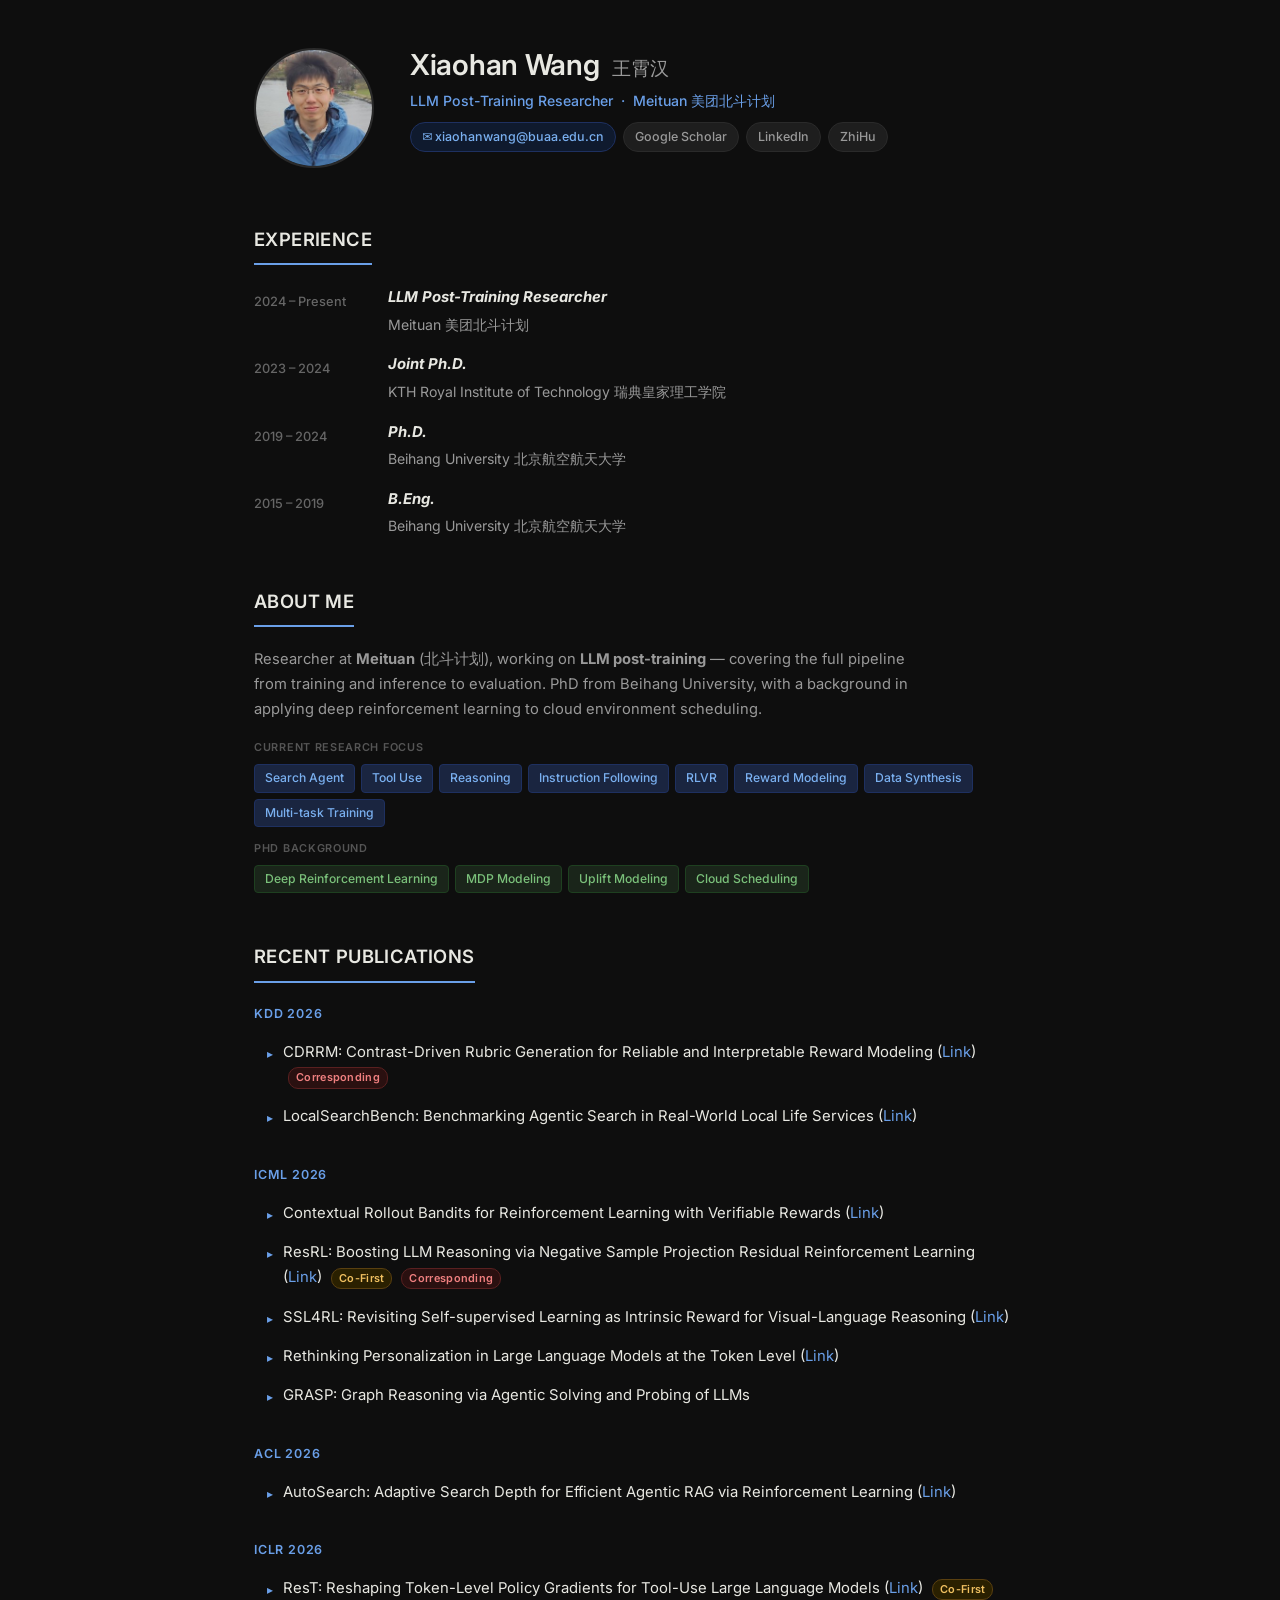
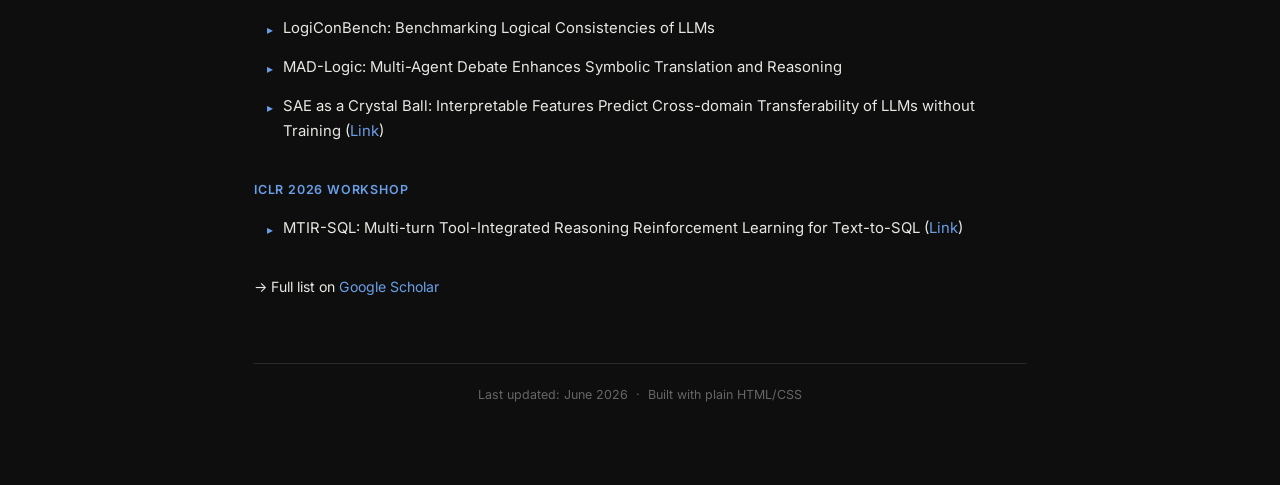
<file: .superpowers/brainstorm/45811-1783173809/full-preview.html>
<!DOCTYPE html>
<html lang="en">
<head>
  <meta charset="UTF-8" />
  <meta name="viewport" content="width=device-width, initial-scale=1.0" />
  <title>CV Preview — All Changes Combined</title>
  <link href="https://fonts.googleapis.com/css2?family=Inter:wght@300;400;500;600&family=Crimson+Pro:ital,wght@0,400;0,600;1,400&display=swap" rel="stylesheet" />
  <style>
    :root {
      --text: #e8e8e2; --text-muted: #999; --text-light: #666;
      --accent: #6a9fe8; --accent-hover: #90bbff;
      --bg: #0e0e0e; --bg-section: #161616;
      --border: #2a2a2a;
      --chip-bg: #1e1e1e; --chip-hover: #2a2a2a;
      --pub-hover: #1a1a1a;
      --font-body: 'Inter', system-ui, -apple-system, sans-serif;
      --font-serif: 'Crimson Pro', Georgia, serif;
      --radius: 6px; --max-width: 820px;
    }
    *, *::before, *::after { box-sizing: border-box; margin: 0; padding: 0; }
    html { font-size: 16px; scroll-behavior: smooth; }
    body { font-family: var(--font-body); background: var(--bg); color: var(--text); line-height: 1.7; -webkit-font-smoothing: antialiased; }
    a { color: var(--accent); text-decoration: none; }
    a:hover { color: var(--accent-hover); text-decoration: underline; }

    .container { max-width: var(--max-width); margin: 0 auto; padding: 48px 24px 80px; }

    /* ── CHANGE 1: Enhanced header ── */
    .profile { display: flex; gap: 36px; align-items: flex-start; margin-bottom: 56px; }
    .profile-photo { flex-shrink: 0; position: relative; width: 120px; height: 120px; }
    .profile-photo img { width: 120px; height: 120px; border-radius: 50%; object-fit: cover; border: 2px solid var(--border); display: block; }
    .photo-placeholder {
      width: 120px; height: 120px; border-radius: 50%;
      background: linear-gradient(135deg, #1a4fa8 0%, #4b7bec 100%);
      display: flex; align-items: center; justify-content: center;
      font-size: 2rem; font-weight: 600; color: #fff; letter-spacing: 1px;
    }
    .profile-photo img + .photo-placeholder { display: none; }
    .profile-info h1 { font-size: 1.8rem; font-weight: 600; letter-spacing: -0.3px; line-height: 1.2; margin-bottom: 4px; }
    .name-cn { font-family: var(--font-serif); font-size: 1.2rem; font-weight: 400; color: var(--text-muted); margin-left: 6px; }

    /* NEW: position row */
    .profile-position { font-size: 0.88rem; color: var(--accent); margin-top: 6px; margin-bottom: 10px; font-weight: 500; }

    /* NEW: header contact chips (replaces bottom Links section) */
    .header-links { display: flex; flex-wrap: wrap; gap: 7px; }
    .link-chip {
      display: inline-block; padding: 3px 11px;
      background: var(--chip-bg); border: 1px solid var(--border);
      border-radius: 20px; font-size: 0.78rem; font-weight: 500;
      color: var(--text-muted); transition: background 0.15s; text-decoration: none;
    }
    .link-chip:hover { background: var(--chip-hover); color: var(--accent); text-decoration: none; }
    .link-chip.email { color: #7ab0f0; border-color: #1e3060; background: #0f1a2e; }

    /* ── Sections ── */
    section { margin-bottom: 48px; }
    section h2 {
      font-size: 1.15rem; font-weight: 600; letter-spacing: 0.4px;
      text-transform: uppercase; color: var(--text);
      padding-bottom: 8px; border-bottom: 2px solid var(--accent);
      margin-bottom: 20px; width: fit-content;
    }

    /* ── CHANGE 2: About Me — short + tags ── */
    .research-desc { font-size: 0.92rem; color: var(--text-muted); max-width: 680px; margin-bottom: 16px; }
    .tag-section-label { font-size: 0.68rem; font-weight: 600; letter-spacing: 0.7px; text-transform: uppercase; color: #555; margin-bottom: 7px; margin-top: 12px; }
    .tags { display: flex; flex-wrap: wrap; gap: 6px; }
    .tag {
      padding: 3px 10px; border-radius: 4px;
      font-size: 0.76rem; font-weight: 500;
      background: #1a2540; color: #7ab0f0; border: 1px solid #1e3060;
    }
    .tag.phd { background: #1a251a; color: #7ac07a; border-color: #1e4020; }

    /* ── Publications ── */
    .venue-group { margin-bottom: 28px; }
    .venue-label { font-size: 0.78rem; font-weight: 600; letter-spacing: 0.8px; text-transform: uppercase; color: var(--accent); margin-bottom: 10px; }
    .pub-list { list-style: none; display: flex; flex-direction: column; gap: 2px; }
    .pub-item {
      padding: 6px 14px 6px 26px; border-radius: var(--radius);
      border-left: 3px solid transparent; font-size: 0.93rem; color: var(--text);
      position: relative; transition: background 0.15s, border-color 0.15s;
    }
    .pub-item::before { content: '▸'; position: absolute; left: 10px; color: var(--accent); font-size: 0.75rem; top: 10px; }
    .pub-item:hover { background: var(--pub-hover); border-left-color: var(--accent); }

    /* CHANGE 3: Author role badges */
    .badge { display: inline-block; padding: 1px 7px; border-radius: 10px; font-size: 0.68rem; font-weight: 600; margin-left: 5px; vertical-align: middle; letter-spacing: 0.3px; line-height: 1.6; }
    .badge-co  { background: #2a2000; color: #f0c060; border: 1px solid #5a4010; }
    .badge-cor { background: #2a1010; color: #f08080; border: 1px solid #5a2020; }

    .full-paper-list-link { margin-top: 16px; font-size: 0.88rem; }

    /* ── Timeline ── */
    .timeline { display: flex; flex-direction: column; gap: 16px; }
    .timeline-item { display: flex; gap: 24px; align-items: flex-start; }
    .timeline-left { flex-shrink: 0; width: 110px; padding-top: 2px; }
    .tl-year { font-size: 0.8rem; color: var(--text-light); font-weight: 500; white-space: nowrap; }
    .timeline-right { display: flex; flex-direction: column; gap: 2px; }
    .timeline-right strong { font-size: 0.93rem; }
    .institution { font-size: 0.88rem; color: var(--text-muted); }

    /* ── Footer ── */
    footer { margin-top: 64px; padding-top: 20px; border-top: 1px solid var(--border); font-size: 0.78rem; color: var(--text-light); text-align: center; }

    /* ── Annotation banner ── */
    .change-note {
      display: inline-block; font-size: 0.65rem; font-weight: 700;
      background: #1a3a1a; color: #6ac06a; border: 1px solid #2a5a2a;
      border-radius: 4px; padding: 1px 6px; margin-left: 8px;
      vertical-align: middle; letter-spacing: 0.4px; text-transform: uppercase;
    }
  </style>
</head>
<body>
<div class="container">

  <!-- HEADER -->
  <header class="profile">
    <div class="profile-photo">
      <img src="../../../photo.jpeg" alt="Xiaohan Wang" onerror="this.style.display='none'" />
      <div class="photo-placeholder">XW</div>
    </div>
    <div class="profile-info">
      <h1>Xiaohan Wang <span class="name-cn">王霄汉</span></h1>
      <!-- ✅ 改动 1: 新增职位行 -->
      <div class="profile-position">LLM Post-Training Researcher &nbsp;·&nbsp; Meituan 美团北斗计划</div>
      <!-- ✅ 改动 1: 联系方式移至 Header -->
      <div class="header-links">
        <a href="mailto:xiaohanwang@buaa.edu.cn" class="link-chip email">✉ xiaohanwang@buaa.edu.cn</a>
        <a href="https://scholar.google.com/citations?user=H0kocJUAAAAJ&hl=en" class="link-chip" target="_blank">Google Scholar</a>
        <a href="https://www.linkedin.com/in/xiaohan-wang-189734288/" class="link-chip" target="_blank">LinkedIn</a>
        <a href="https://www.zhihu.com/people/dian-nao-shi-shi-yao" class="link-chip" target="_blank">ZhiHu</a>
      </div>
    </div>
  </header>

  <main>

    <!-- EXPERIENCE -->
    <section id="experience">
      <h2>Experience</h2>
      <div class="timeline">
        <div class="timeline-item">
          <div class="timeline-left"><span class="tl-year">2024 – Present</span></div>
          <div class="timeline-right">
            <strong><em>LLM Post-Training Researcher</em></strong>
            <span class="institution">Meituan 美团北斗计划</span>
          </div>
        </div>
        <div class="timeline-item">
          <div class="timeline-left"><span class="tl-year">2023 – 2024</span></div>
          <div class="timeline-right">
            <strong><em>Joint Ph.D.</em></strong>
            <span class="institution">KTH Royal Institute of Technology 瑞典皇家理工学院</span>
          </div>
        </div>
        <div class="timeline-item">
          <div class="timeline-left"><span class="tl-year">2019 – 2024</span></div>
          <div class="timeline-right">
            <strong><em>Ph.D.</em></strong>
            <span class="institution">Beihang University 北京航空航天大学</span>
          </div>
        </div>
        <div class="timeline-item">
          <div class="timeline-left"><span class="tl-year">2015 – 2019</span></div>
          <div class="timeline-right">
            <strong><em>B.Eng.</em></strong>
            <span class="institution">Beihang University 北京航空航天大学</span>
          </div>
        </div>
      </div>
    </section>

    <!-- ABOUT ME -->
    <section id="research">
      <!-- ✅ 改动 2: 短段落 + 标签云 -->
      <h2>About Me</h2>
      <p class="research-desc">
        Researcher at <strong>Meituan</strong> (北斗计划), working on <strong>LLM post-training</strong> — covering the full pipeline from training and inference to evaluation. PhD from Beihang University, with a background in applying deep reinforcement learning to cloud environment scheduling.
      </p>
      <div class="tag-section-label">Current Research Focus</div>
      <div class="tags">
        <span class="tag">Search Agent</span>
        <span class="tag">Tool Use</span>
        <span class="tag">Reasoning</span>
        <span class="tag">Instruction Following</span>
        <span class="tag">RLVR</span>
        <span class="tag">Reward Modeling</span>
        <span class="tag">Data Synthesis</span>
        <span class="tag">Multi-task Training</span>
      </div>
      <div class="tag-section-label">PhD Background</div>
      <div class="tags">
        <span class="tag phd">Deep Reinforcement Learning</span>
        <span class="tag phd">MDP Modeling</span>
        <span class="tag phd">Uplift Modeling</span>
        <span class="tag phd">Cloud Scheduling</span>
      </div>
    </section>

    <!-- PUBLICATIONS -->
    <section id="publications">
      <h2>Recent Publications</h2>

      <div class="venue-group">
        <h3 class="venue-label">KDD 2026</h3>
        <ul class="pub-list">
          <li class="pub-item">
            CDRRM: Contrast-Driven Rubric Generation for Reliable and Interpretable Reward Modeling
            (<a href="https://openreview.net/forum?id=OTBzVLBJPb#discussion" target="_blank">Link</a>)
            <!-- ✅ 改动 3: 通信作者 badge -->
            <span class="badge badge-cor">Corresponding</span>
          </li>
          <li class="pub-item">
            LocalSearchBench: Benchmarking Agentic Search in Real-World Local Life Services
            (<a href="https://arxiv.org/abs/2512.07436" target="_blank">Link</a>)
          </li>
        </ul>
      </div>

      <div class="venue-group">
        <h3 class="venue-label">ICML 2026</h3>
        <ul class="pub-list">
          <li class="pub-item">
            Contextual Rollout Bandits for Reinforcement Learning with Verifiable Rewards
            (<a href="https://arxiv.org/abs/2602.08499" target="_blank">Link</a>)
          </li>
          <li class="pub-item">
            ResRL: Boosting LLM Reasoning via Negative Sample Projection Residual Reinforcement Learning
            (<a href="https://arxiv.org/abs/2605.00380" target="_blank">Link</a>)
            <!-- ✅ 改动 3: 共同一作 + 通信作者 badge -->
            <span class="badge badge-co">Co-First</span>
            <span class="badge badge-cor">Corresponding</span>
          </li>
          <li class="pub-item">
            SSL4RL: Revisiting Self-supervised Learning as Intrinsic Reward for Visual-Language Reasoning
            (<a href="https://arxiv.org/abs/2510.16416" target="_blank">Link</a>)
          </li>
          <li class="pub-item">
            Rethinking Personalization in Large Language Models at the Token Level
            (<a href="https://arxiv.org/abs/2603.06595" target="_blank">Link</a>)
          </li>
          <li class="pub-item">
            GRASP: Graph Reasoning via Agentic Solving and Probing of LLMs
          </li>
        </ul>
      </div>

      <div class="venue-group">
        <h3 class="venue-label">ACL 2026</h3>
        <ul class="pub-list">
          <li class="pub-item">
            AutoSearch: Adaptive Search Depth for Efficient Agentic RAG via Reinforcement Learning
            (<a href="https://arxiv.org/abs/2604.17337" target="_blank">Link</a>)
          </li>
        </ul>
      </div>

      <div class="venue-group">
        <h3 class="venue-label">ICLR 2026</h3>
        <ul class="pub-list">
          <li class="pub-item">
            ResT: Reshaping Token-Level Policy Gradients for Tool-Use Large Language Models
            (<a href="https://arxiv.org/abs/2509.21826" target="_blank">Link</a>)
            <!-- ✅ 改动 3: 共同一作 badge -->
            <span class="badge badge-co">Co-First</span>
          </li>
          <li class="pub-item">LogiConBench: Benchmarking Logical Consistencies of LLMs</li>
          <li class="pub-item">MAD-Logic: Multi-Agent Debate Enhances Symbolic Translation and Reasoning</li>
          <li class="pub-item">
            SAE as a Crystal Ball: Interpretable Features Predict Cross-domain Transferability of LLMs without Training
            (<a href="https://arxiv.org/abs/2603.02908" target="_blank">Link</a>)
          </li>
        </ul>
      </div>

      <div class="venue-group">
        <h3 class="venue-label">ICLR 2026 Workshop</h3>
        <ul class="pub-list">
          <li class="pub-item">
            MTIR-SQL: Multi-turn Tool-Integrated Reasoning Reinforcement Learning for Text-to-SQL
            (<a href="https://arxiv.org/abs/2510.25510" target="_blank">Link</a>)
          </li>
        </ul>
      </div>

      <p class="full-paper-list-link">
        → Full list on <a href="https://scholar.google.com/citations?user=H0kocJUAAAAJ&hl=en" target="_blank">Google Scholar</a>
      </p>
    </section>

  </main>

  <footer>
    <p>Last updated: June 2026 &nbsp;·&nbsp; Built with plain HTML/CSS</p>
  </footer>

</div>
</body>
</html>
</file>
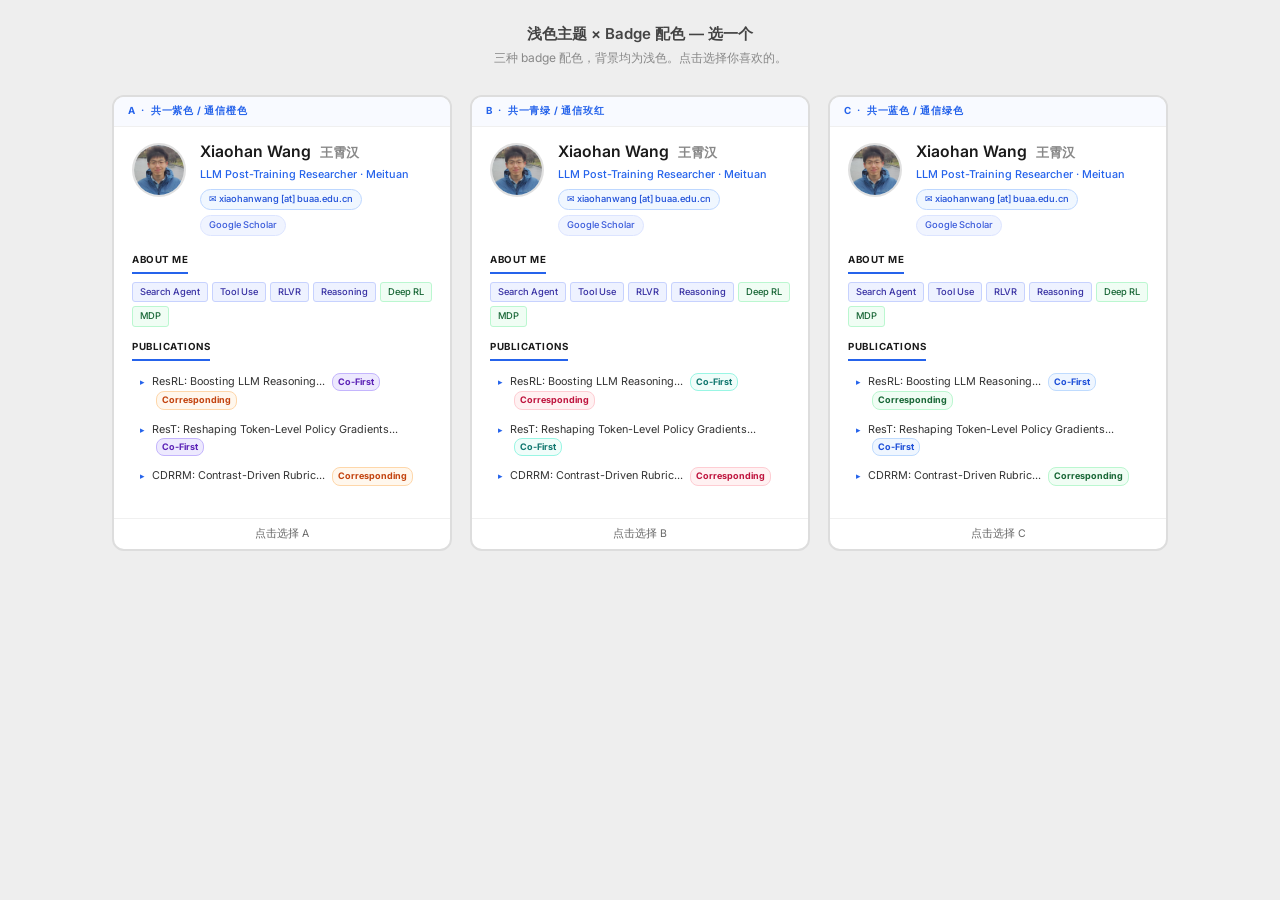
<file: .superpowers/brainstorm/45811-1783173809/light-theme.html>
<!DOCTYPE html>
<html lang="en">
<head>
  <meta charset="UTF-8" />
  <meta name="viewport" content="width=device-width, initial-scale=1.0" />
  <title>Light Theme Preview</title>
  <link href="https://fonts.googleapis.com/css2?family=Inter:wght@300;400;500;600&family=Crimson+Pro:ital,wght@0,400;0,600;1,400&display=swap" rel="stylesheet" />
  <style>
    /* ── Shared layout ── */
    * { box-sizing: border-box; margin: 0; padding: 0; }
    html { font-size: 15px; }
    body { font-family: 'Inter', system-ui, sans-serif; background: #eee; padding: 24px 16px 48px; }

    h2.page-title { text-align: center; font-size: 1rem; font-weight: 600; color: #444; margin-bottom: 6px; }
    p.page-sub { text-align: center; font-size: 0.8rem; color: #888; margin-bottom: 28px; }

    .options-row {
      display: flex;
      gap: 18px;
      justify-content: center;
      flex-wrap: wrap;
    }

    /* Each option is a mini CV card */
    .opt-card {
      background: #fff;
      border: 2px solid #ddd;
      border-radius: 12px;
      width: 340px;
      overflow: hidden;
      cursor: pointer;
      transition: border-color 0.2s, box-shadow 0.2s;
      flex-shrink: 0;
    }
    .opt-card:hover { border-color: #2563eb; box-shadow: 0 4px 20px rgba(37,99,235,0.12); }
    .opt-card.selected { border-color: #2563eb; box-shadow: 0 4px 20px rgba(37,99,235,0.18); }

    .opt-label {
      padding: 8px 14px;
      font-size: 0.65rem; font-weight: 700; letter-spacing: 0.8px;
      text-transform: uppercase; color: #2563eb;
      border-bottom: 1px solid #f0f0f0;
      background: #f8faff;
    }

    /* ── Mini CV styles (light) ── */
    .cv {
      padding: 16px 18px;
      color: #1a1a1a;
      line-height: 1.6;
    }

    /* Header */
    .cv-header { display: flex; gap: 14px; align-items: flex-start; margin-bottom: 16px; }
    .cv-avatar {
      width: 54px; height: 54px; border-radius: 50%; flex-shrink: 0;
      overflow: hidden; border: 2px solid #e0e0e0;
    }
    .cv-avatar img { width: 100%; height: 100%; object-fit: cover; display: block; }
    .cv-name { font-size: 1.05rem; font-weight: 600; line-height: 1.2; }
    .cv-name-cn { font-family: 'Crimson Pro', Georgia, serif; font-size: 0.88rem; color: #888; margin-left: 5px; }
    .cv-pos { font-size: 0.72rem; color: #2563eb; font-weight: 500; margin-top: 4px; }
    .cv-chips { display: flex; flex-wrap: wrap; gap: 5px; margin-top: 6px; }
    .cv-chip {
      padding: 2px 8px; border-radius: 20px;
      font-size: 0.62rem; font-weight: 500;
      background: #f0f4ff; border: 1px solid #dce4ff; color: #3b5bdb;
    }
    .cv-chip.email { background: #f0f7ff; border-color: #bdd7ff; color: #1d4ed8; }

    /* Section */
    .cv-section { margin-bottom: 12px; }
    .cv-h2 {
      font-size: 0.65rem; font-weight: 700; letter-spacing: 0.5px;
      text-transform: uppercase; color: #1a1a1a;
      padding-bottom: 4px; border-bottom: 2px solid #2563eb;
      margin-bottom: 8px; width: fit-content;
    }

    /* Pub items */
    .cv-pub {
      padding: 4px 10px 4px 18px; border-radius: 4px;
      border-left: 2px solid transparent; font-size: 0.72rem; color: #333;
      position: relative; margin-bottom: 3px;
    }
    .cv-pub::before { content:'▸'; position:absolute; left:6px; top:6px; font-size:0.6rem; color:#2563eb; }
    .cv-pub:hover { background: #f5f7ff; border-left-color: #2563eb; }

    /* Badge variants */

    /* A: purple + orange */
    .a-co  { display:inline-block; padding:1px 5px; border-radius:8px; font-size:0.6rem; font-weight:700; margin-left:4px; vertical-align:middle; line-height:1.6; background:#ede9fe; color:#5b21b6; border:1px solid #c4b5fd; }
    .a-cor { display:inline-block; padding:1px 5px; border-radius:8px; font-size:0.6rem; font-weight:700; margin-left:4px; vertical-align:middle; line-height:1.6; background:#fff7ed; color:#c2410c; border:1px solid #fed7aa; }

    /* B: teal + rose */
    .b-co  { display:inline-block; padding:1px 5px; border-radius:8px; font-size:0.6rem; font-weight:700; margin-left:4px; vertical-align:middle; line-height:1.6; background:#f0fdfa; color:#0f766e; border:1px solid #99f6e4; }
    .b-cor { display:inline-block; padding:1px 5px; border-radius:8px; font-size:0.6rem; font-weight:700; margin-left:4px; vertical-align:middle; line-height:1.6; background:#fff1f2; color:#be123c; border:1px solid #fecdd3; }

    /* C: blue + green */
    .c-co  { display:inline-block; padding:1px 5px; border-radius:8px; font-size:0.6rem; font-weight:700; margin-left:4px; vertical-align:middle; line-height:1.6; background:#eff6ff; color:#1d4ed8; border:1px solid #bfdbfe; }
    .c-cor { display:inline-block; padding:1px 5px; border-radius:8px; font-size:0.6rem; font-weight:700; margin-left:4px; vertical-align:middle; line-height:1.6; background:#f0fdf4; color:#166534; border:1px solid #bbf7d0; }

    /* Tags */
    .cv-tags { display:flex; flex-wrap:wrap; gap:4px; margin-bottom:8px; }
    .cv-tag { padding:2px 7px; border-radius:3px; font-size:0.62rem; font-weight:500; background:#eef2ff; color:#3730a3; border:1px solid #c7d2fe; }
    .cv-tag.phd { background:#f0fdf4; color:#166534; border-color:#bbf7d0; }

    /* Choice indicator */
    .choice-bar {
      padding: 8px 14px;
      font-size: 0.7rem; color: #666;
      border-top: 1px solid #f0f0f0;
      text-align: center;
    }
    .opt-card.selected .choice-bar { color: #2563eb; font-weight: 600; }
  </style>
</head>
<body>

<h2 class="page-title">浅色主题 × Badge 配色 — 选一个</h2>
<p class="page-sub">三种 badge 配色，背景均为浅色。点击选择你喜欢的。</p>

<div class="options-row">

  <!-- Option A: purple + orange -->
  <div class="opt-card" data-choice="a" onclick="toggleSelect(this)">
    <div class="opt-label">A &nbsp;·&nbsp; 共一紫色 / 通信橙色</div>
    <div class="cv">
      <div class="cv-header">
        <div class="cv-avatar"><img src="photo.jpeg" onerror="this.parentElement.style.background='linear-gradient(135deg,#1a4fa8,#4b7bec)'" /></div>
        <div>
          <div class="cv-name">Xiaohan Wang <span class="cv-name-cn">王霄汉</span></div>
          <div class="cv-pos">LLM Post-Training Researcher · Meituan</div>
          <div class="cv-chips">
            <span class="cv-chip email">✉ xiaohanwang [at] buaa.edu.cn</span>
            <span class="cv-chip">Google Scholar</span>
          </div>
        </div>
      </div>

      <div class="cv-section">
        <div class="cv-h2">About Me</div>
        <div class="cv-tags">
          <span class="cv-tag">Search Agent</span><span class="cv-tag">Tool Use</span>
          <span class="cv-tag">RLVR</span><span class="cv-tag">Reasoning</span>
          <span class="cv-tag phd">Deep RL</span><span class="cv-tag phd">MDP</span>
        </div>
      </div>

      <div class="cv-section">
        <div class="cv-h2">Publications</div>
        <div class="cv-pub">
          ResRL: Boosting LLM Reasoning...
          <span class="a-co">Co-First</span><span class="a-cor">Corresponding</span>
        </div>
        <div class="cv-pub">
          ResT: Reshaping Token-Level Policy Gradients...
          <span class="a-co">Co-First</span>
        </div>
        <div class="cv-pub">CDRRM: Contrast-Driven Rubric... <span class="a-cor">Corresponding</span></div>
      </div>
    </div>
    <div class="choice-bar">点击选择 A</div>
  </div>

  <!-- Option B: teal + rose -->
  <div class="opt-card" data-choice="b" onclick="toggleSelect(this)">
    <div class="opt-label">B &nbsp;·&nbsp; 共一青绿 / 通信玫红</div>
    <div class="cv">
      <div class="cv-header">
        <div class="cv-avatar"><img src="photo.jpeg" onerror="this.parentElement.style.background='linear-gradient(135deg,#1a4fa8,#4b7bec)'" /></div>
        <div>
          <div class="cv-name">Xiaohan Wang <span class="cv-name-cn">王霄汉</span></div>
          <div class="cv-pos">LLM Post-Training Researcher · Meituan</div>
          <div class="cv-chips">
            <span class="cv-chip email">✉ xiaohanwang [at] buaa.edu.cn</span>
            <span class="cv-chip">Google Scholar</span>
          </div>
        </div>
      </div>

      <div class="cv-section">
        <div class="cv-h2">About Me</div>
        <div class="cv-tags">
          <span class="cv-tag">Search Agent</span><span class="cv-tag">Tool Use</span>
          <span class="cv-tag">RLVR</span><span class="cv-tag">Reasoning</span>
          <span class="cv-tag phd">Deep RL</span><span class="cv-tag phd">MDP</span>
        </div>
      </div>

      <div class="cv-section">
        <div class="cv-h2">Publications</div>
        <div class="cv-pub">
          ResRL: Boosting LLM Reasoning...
          <span class="b-co">Co-First</span><span class="b-cor">Corresponding</span>
        </div>
        <div class="cv-pub">
          ResT: Reshaping Token-Level Policy Gradients...
          <span class="b-co">Co-First</span>
        </div>
        <div class="cv-pub">CDRRM: Contrast-Driven Rubric... <span class="b-cor">Corresponding</span></div>
      </div>
    </div>
    <div class="choice-bar">点击选择 B</div>
  </div>

  <!-- Option C: blue + green -->
  <div class="opt-card" data-choice="c" onclick="toggleSelect(this)">
    <div class="opt-label">C &nbsp;·&nbsp; 共一蓝色 / 通信绿色</div>
    <div class="cv">
      <div class="cv-header">
        <div class="cv-avatar"><img src="photo.jpeg" onerror="this.parentElement.style.background='linear-gradient(135deg,#1a4fa8,#4b7bec)'" /></div>
        <div>
          <div class="cv-name">Xiaohan Wang <span class="cv-name-cn">王霄汉</span></div>
          <div class="cv-pos">LLM Post-Training Researcher · Meituan</div>
          <div class="cv-chips">
            <span class="cv-chip email">✉ xiaohanwang [at] buaa.edu.cn</span>
            <span class="cv-chip">Google Scholar</span>
          </div>
        </div>
      </div>

      <div class="cv-section">
        <div class="cv-h2">About Me</div>
        <div class="cv-tags">
          <span class="cv-tag">Search Agent</span><span class="cv-tag">Tool Use</span>
          <span class="cv-tag">RLVR</span><span class="cv-tag">Reasoning</span>
          <span class="cv-tag phd">Deep RL</span><span class="cv-tag phd">MDP</span>
        </div>
      </div>

      <div class="cv-section">
        <div class="cv-h2">Publications</div>
        <div class="cv-pub">
          ResRL: Boosting LLM Reasoning...
          <span class="c-co">Co-First</span><span class="c-cor">Corresponding</span>
        </div>
        <div class="cv-pub">
          ResT: Reshaping Token-Level Policy Gradients...
          <span class="c-co">Co-First</span>
        </div>
        <div class="cv-pub">CDRRM: Contrast-Driven Rubric... <span class="c-cor">Corresponding</span></div>
      </div>
    </div>
    <div class="choice-bar">点击选择 C</div>
  </div>

</div>

<script>
// inject toggleSelect since this is a full doc (not a snippet)
function toggleSelect(el) {
  document.querySelectorAll('.opt-card').forEach(c => c.classList.remove('selected'));
  el.classList.add('selected');
  // record event
  fetch('/__event', {method:'POST', headers:{'Content-Type':'application/json'},
    body: JSON.stringify({type:'click', choice: el.dataset.choice, text: el.querySelector('.opt-label').textContent})
  }).catch(()=>{});
}
</script>
</body>
</html>
</file>
<file: style.css>
/* =============================================
   Academic Personal Homepage — style.css
   Light / Dark theme with toggle
   ============================================= */

/* ---- Light theme (default) ---- */
:root {
  --text:        #1a1a1a;
  --text-muted:  #555;
  --text-light:  #888;
  --accent:      #2563eb;
  --accent-hover:#1d4ed8;
  --bg:          #f8f8f6;
  --border:      #e0e0e0;
  --chip-bg:     #f0f0ee;
  --chip-hover:  #e4e4e2;
  --pub-hover:   #f2f4ff;
  --font-body:   'Inter', system-ui, -apple-system, sans-serif;
  --font-serif:  'Crimson Pro', Georgia, serif;
  --radius:      6px;
  --max-width:   820px;
}

/* ---- Dark theme override ---- */
[data-theme="dark"] {
  --text:        #e8e8e2;
  --text-muted:  #999;
  --text-light:  #666;
  --accent:      #6a9fe8;
  --accent-hover:#90bbff;
  --bg:          #0e0e0e;
  --border:      #2a2a2a;
  --chip-bg:     #1e1e1e;
  --chip-hover:  #2a2a2a;
  --pub-hover:   #1a1a1a;
}

/* ---- Reset ---- */
*, *::before, *::after { box-sizing: border-box; margin: 0; padding: 0; }

/* ---- Base ---- */
html { font-size: 15px; scroll-behavior: smooth; }

body {
  font-family: var(--font-body);
  background: var(--bg);
  color: var(--text);
  line-height: 1.7;
  -webkit-font-smoothing: antialiased;
  transition: background 0.2s, color 0.2s;
}

a {
  color: var(--accent);
  text-decoration: none;
}
a:hover { color: var(--accent-hover); text-decoration: underline; }

/* ---- Layout ---- */
.container {
  max-width: var(--max-width);
  margin: 0 auto;
  padding: 44px 24px 72px;
}

/* ---- Theme toggle button ---- */
.theme-toggle {
  position: fixed;
  top: 20px;
  right: 24px;
  width: 36px;
  height: 36px;
  border-radius: 50%;
  border: 1px solid var(--border);
  background: var(--chip-bg);
  color: var(--text-muted);
  font-size: 1rem;
  cursor: pointer;
  display: flex;
  align-items: center;
  justify-content: center;
  transition: background 0.2s, border-color 0.2s, transform 0.15s;
  z-index: 100;
}
.theme-toggle:hover {
  background: var(--chip-hover);
  transform: scale(1.1);
}

/* ---- Header / Profile ---- */
.profile {
  display: flex;
  gap: 32px;
  align-items: flex-start;
  margin-bottom: 52px;
}

.profile-photo {
  flex-shrink: 0;
  position: relative;
  width: 108px;
  height: 108px;
}

.profile-photo img {
  width: 108px;
  height: 108px;
  border-radius: 50%;
  object-fit: cover;
  border: 2px solid var(--border);
  display: block;
}

.photo-placeholder {
  width: 108px;
  height: 108px;
  border-radius: 50%;
  background: linear-gradient(135deg, #1a4fa8 0%, #4b7bec 100%);
  display: flex;
  align-items: center;
  justify-content: center;
  font-size: 1.8rem;
  font-weight: 600;
  color: #fff;
  letter-spacing: 1px;
}

/* hide placeholder when image loads successfully */
.profile-photo img + .photo-placeholder { display: none; }

.profile-info h1 {
  font-size: 1.65rem;
  font-weight: 600;
  letter-spacing: -0.3px;
  line-height: 1.2;
  margin-bottom: 5px;
}

.name-cn {
  font-family: var(--font-serif);
  font-size: 1.1rem;
  font-weight: 400;
  color: var(--text-muted);
  margin-left: 6px;
}

/* ---- Position row ---- */
.profile-position {
  font-size: 0.84rem;
  color: var(--accent);
  font-weight: 500;
  margin-bottom: 9px;
}

/* ---- Header contact chips ---- */
.header-links {
  display: flex;
  flex-wrap: wrap;
  gap: 6px;
}

.link-chip {
  display: inline-block;
  padding: 3px 10px;
  background: var(--chip-bg);
  border: 1px solid var(--border);
  border-radius: 20px;
  font-size: 0.74rem;
  font-weight: 500;
  color: var(--text-muted);
  transition: background 0.15s;
  text-decoration: none;
}
.link-chip:hover {
  background: var(--chip-hover);
  color: var(--accent);
  text-decoration: none;
}

/* email chip: light / dark variants */
.link-chip.email {
  color: #1d4ed8;
  border-color: #bdd7ff;
  background: #f0f7ff;
}
[data-theme="dark"] .link-chip.email {
  color: #7ab0f0;
  border-color: #1e3060;
  background: #0f1a2e;
}

/* ---- Section titles ---- */
section {
  margin-bottom: 44px;
}

section h2 {
  font-size: 1.05rem;
  font-weight: 600;
  letter-spacing: 0.4px;
  text-transform: uppercase;
  color: var(--text);
  padding-bottom: 7px;
  border-bottom: 2px solid var(--accent);
  margin-bottom: 18px;
  width: fit-content;
}

/* ---- About Me ---- */
.research-desc {
  font-size: 0.875rem;
  color: var(--text-muted);
  max-width: 680px;
  margin-bottom: 12px;
}

/* ---- Research tags ---- */
.tag-section-label {
  font-size: 0.65rem;
  font-weight: 600;
  letter-spacing: 0.7px;
  text-transform: uppercase;
  color: #aaa;
  margin-bottom: 6px;
  margin-top: 11px;
}

.tags {
  display: flex;
  flex-wrap: wrap;
  gap: 5px;
}

/* light */
.tag {
  padding: 2px 9px;
  border-radius: 4px;
  font-size: 0.72rem;
  font-weight: 500;
  background: #eef2ff;
  color: #3730a3;
  border: 1px solid #c7d2fe;
}
/* dark override */
[data-theme="dark"] .tag {
  background: #1a2540;
  color: #7ab0f0;
  border-color: #1e3060;
}

/* ---- Publications ---- */
.section-note {
  font-size: 0.78rem;
  color: var(--text-light);
  margin-bottom: 18px;
}

.venue-group {
  margin-bottom: 24px;
}

.venue-label {
  font-size: 0.74rem;
  font-weight: 600;
  letter-spacing: 0.8px;
  text-transform: uppercase;
  color: var(--accent);
  margin-bottom: 8px;
}

.pub-list {
  list-style: none;
  display: flex;
  flex-direction: column;
  gap: 2px;
}

.pub-item {
  padding: 5px 12px 5px 24px;
  border-radius: var(--radius);
  border-left: 3px solid transparent;
  font-size: 0.875rem;
  color: var(--text);
  position: relative;
  transition: background 0.15s, border-color 0.15s;
}
.pub-item::before {
  content: '▸';
  position: absolute;
  left: 9px;
  color: var(--accent);
  font-size: 0.7rem;
  top: 9px;
}
.pub-item:hover {
  background: var(--pub-hover);
  border-left-color: var(--accent);
}

/* ---- Author role badges ---- */
.badge {
  display: inline-block;
  padding: 1px 6px;
  border-radius: 10px;
  font-size: 0.64rem;
  font-weight: 600;
  margin-left: 4px;
  vertical-align: middle;
  letter-spacing: 0.3px;
  line-height: 1.6;
}

/* 共一作者：红色 — light */
.badge-co  { background: #fff0f0; color: #b91c1c; border: 1px solid #fca5a5; }
/* 通信作者：橙色 — light */
.badge-cor { background: #fff7ed; color: #c2410c; border: 1px solid #fed7aa; }

/* dark overrides */
[data-theme="dark"] .badge-co  { background: #2d0a0a; color: #f87171; border-color: #7f1d1d; }
[data-theme="dark"] .badge-cor { background: #2a1500; color: #fb923c; border-color: #7c2d12; }

.full-list-link, .full-paper-list-link {
  margin-top: 14px;
  font-size: 0.84rem;
}

/* ---- Timeline (Experience) ---- */
.timeline {
  display: flex;
  flex-direction: column;
  gap: 14px;
}

.timeline-item {
  display: flex;
  gap: 22px;
  align-items: flex-start;
}

.timeline-left {
  flex-shrink: 0;
  width: 106px;
  padding-top: 2px;
}

.tl-year {
  font-size: 0.76rem;
  color: var(--text-light);
  font-weight: 500;
  white-space: nowrap;
}

.timeline-right {
  display: flex;
  flex-direction: column;
  gap: 2px;
}

.timeline-right strong {
  font-size: 0.875rem;
}

.institution {
  font-size: 0.83rem;
  color: var(--text-muted);
}

/* ---- Footer ---- */
footer {
  margin-top: 60px;
  padding-top: 18px;
  border-top: 1px solid var(--border);
  font-size: 0.74rem;
  color: var(--text-light);
  text-align: center;
}

/* ---- Responsive ---- */
@media (max-width: 600px) {
  .profile {
    flex-direction: column;
    align-items: center;
    text-align: center;
    gap: 18px;
  }

  .header-links {
    justify-content: center;
  }

  .timeline-item {
    flex-direction: column;
    gap: 4px;
  }

  .timeline-left {
    width: auto;
  }

  .container { padding: 28px 16px 56px; }

  .theme-toggle {
    top: 14px;
    right: 14px;
  }
}
</file>
